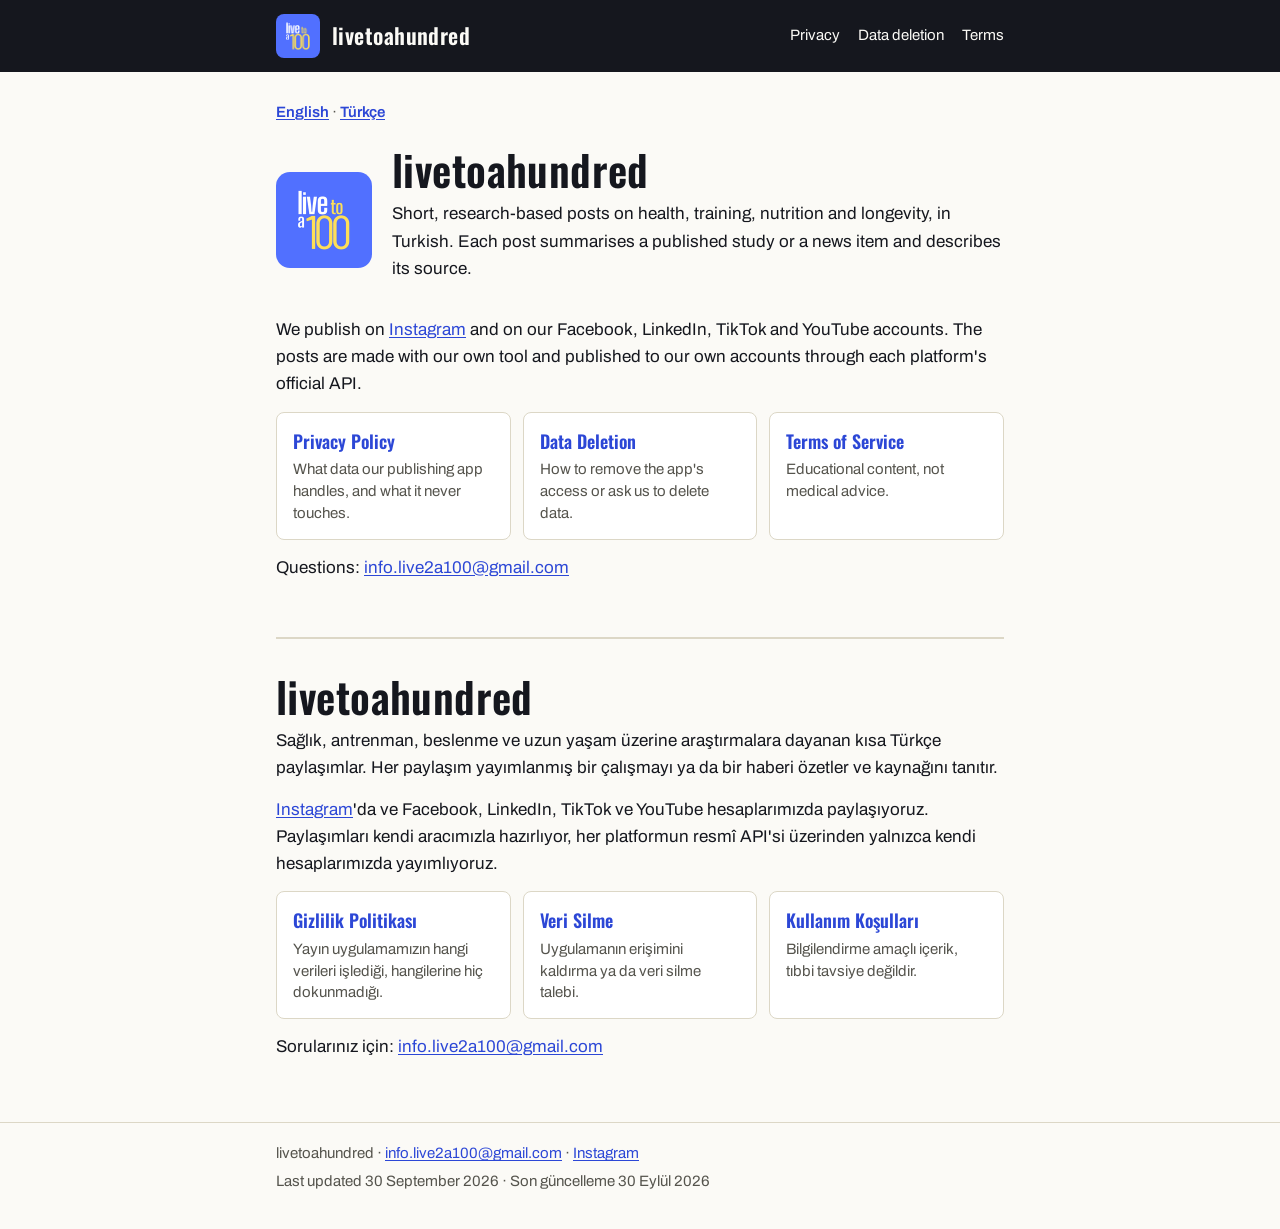
<file: index.html>
<!doctype html>
<html lang="en">
<head>
<meta charset="utf-8">
<meta name="viewport" content="width=device-width, initial-scale=1">
<title>livetoahundred</title>
<meta name="description" content="livetoahundred: research-based health and longevity posts. Privacy policy, data deletion and terms.">
<meta name="color-scheme" content="light dark">
<link rel="icon" type="image/png" sizes="32x32" href="assets/favicon-32.png">
<link rel="apple-touch-icon" href="assets/apple-touch-icon.png">
<link rel="stylesheet" href="assets/style.css">
</head>
<body>
<header class="site">
  <div class="inner">
    <a class="brand" href="./"><img src="assets/logo-192.png" alt="" width="44" height="44"><span>livetoahundred</span></a>
    <nav aria-label="Site"><a href="privacy/">Privacy</a> <a href="data-deletion/">Data deletion</a> <a href="terms/">Terms</a></nav>
  </div>
</header>
<main>
<p class="lang"><a href="#en">English</a> · <a href="#tr">Türkçe</a></p>

<article id="en" lang="en">
  <div class="hero">
    <img src="assets/logo-192.png" alt="livetoahundred logo" width="96" height="96">
    <div>
      <h1>livetoahundred</h1>
      <p>Short, research-based posts on health, training, nutrition and longevity, in Turkish. Each post summarises a published study or a news item and describes its source.</p>
    </div>
  </div>
  <p>We publish on <a href="https://www.instagram.com/livetoahundred/">Instagram</a> and on our Facebook, LinkedIn, TikTok and YouTube accounts. The posts are made with our own tool and published to our own accounts through each platform's official API.</p>
  <ul class="cards">
    <li><a href="privacy/"><strong>Privacy Policy</strong><span>What data our publishing app handles, and what it never touches.</span></a></li>
    <li><a href="data-deletion/"><strong>Data Deletion</strong><span>How to remove the app's access or ask us to delete data.</span></a></li>
    <li><a href="terms/"><strong>Terms of Service</strong><span>Educational content, not medical advice.</span></a></li>
  </ul>
  <p>Questions: <a href="mailto:info.live2a100@gmail.com">info.live2a100@gmail.com</a></p>
</article>

<article id="tr" lang="tr">
  <h1>livetoahundred</h1>
  <p>Sağlık, antrenman, beslenme ve uzun yaşam üzerine araştırmalara dayanan kısa Türkçe paylaşımlar. Her paylaşım yayımlanmış bir çalışmayı ya da bir haberi özetler ve kaynağını tanıtır.</p>
  <p><a href="https://www.instagram.com/livetoahundred/">Instagram</a>'da ve Facebook, LinkedIn, TikTok ve YouTube hesaplarımızda paylaşıyoruz. Paylaşımları kendi aracımızla hazırlıyor, her platformun resmî API'si üzerinden yalnızca kendi hesaplarımızda yayımlıyoruz.</p>
  <ul class="cards">
    <li><a href="privacy/#tr"><strong>Gizlilik Politikası</strong><span>Yayın uygulamamızın hangi verileri işlediği, hangilerine hiç dokunmadığı.</span></a></li>
    <li><a href="data-deletion/#tr"><strong>Veri Silme</strong><span>Uygulamanın erişimini kaldırma ya da veri silme talebi.</span></a></li>
    <li><a href="terms/#tr"><strong>Kullanım Koşulları</strong><span>Bilgilendirme amaçlı içerik, tıbbi tavsiye değildir.</span></a></li>
  </ul>
  <p>Sorularınız için: <a href="mailto:info.live2a100@gmail.com">info.live2a100@gmail.com</a></p>
</article>
</main>
<footer>
  <div class="inner">
    <p>livetoahundred · <a href="mailto:info.live2a100@gmail.com">info.live2a100@gmail.com</a> · <a href="https://www.instagram.com/livetoahundred/">Instagram</a></p>
    <p>Last updated 30 September 2026 · Son güncelleme 30 Eylül 2026</p>
  </div>
</footer>
</body>
</html>
</file>
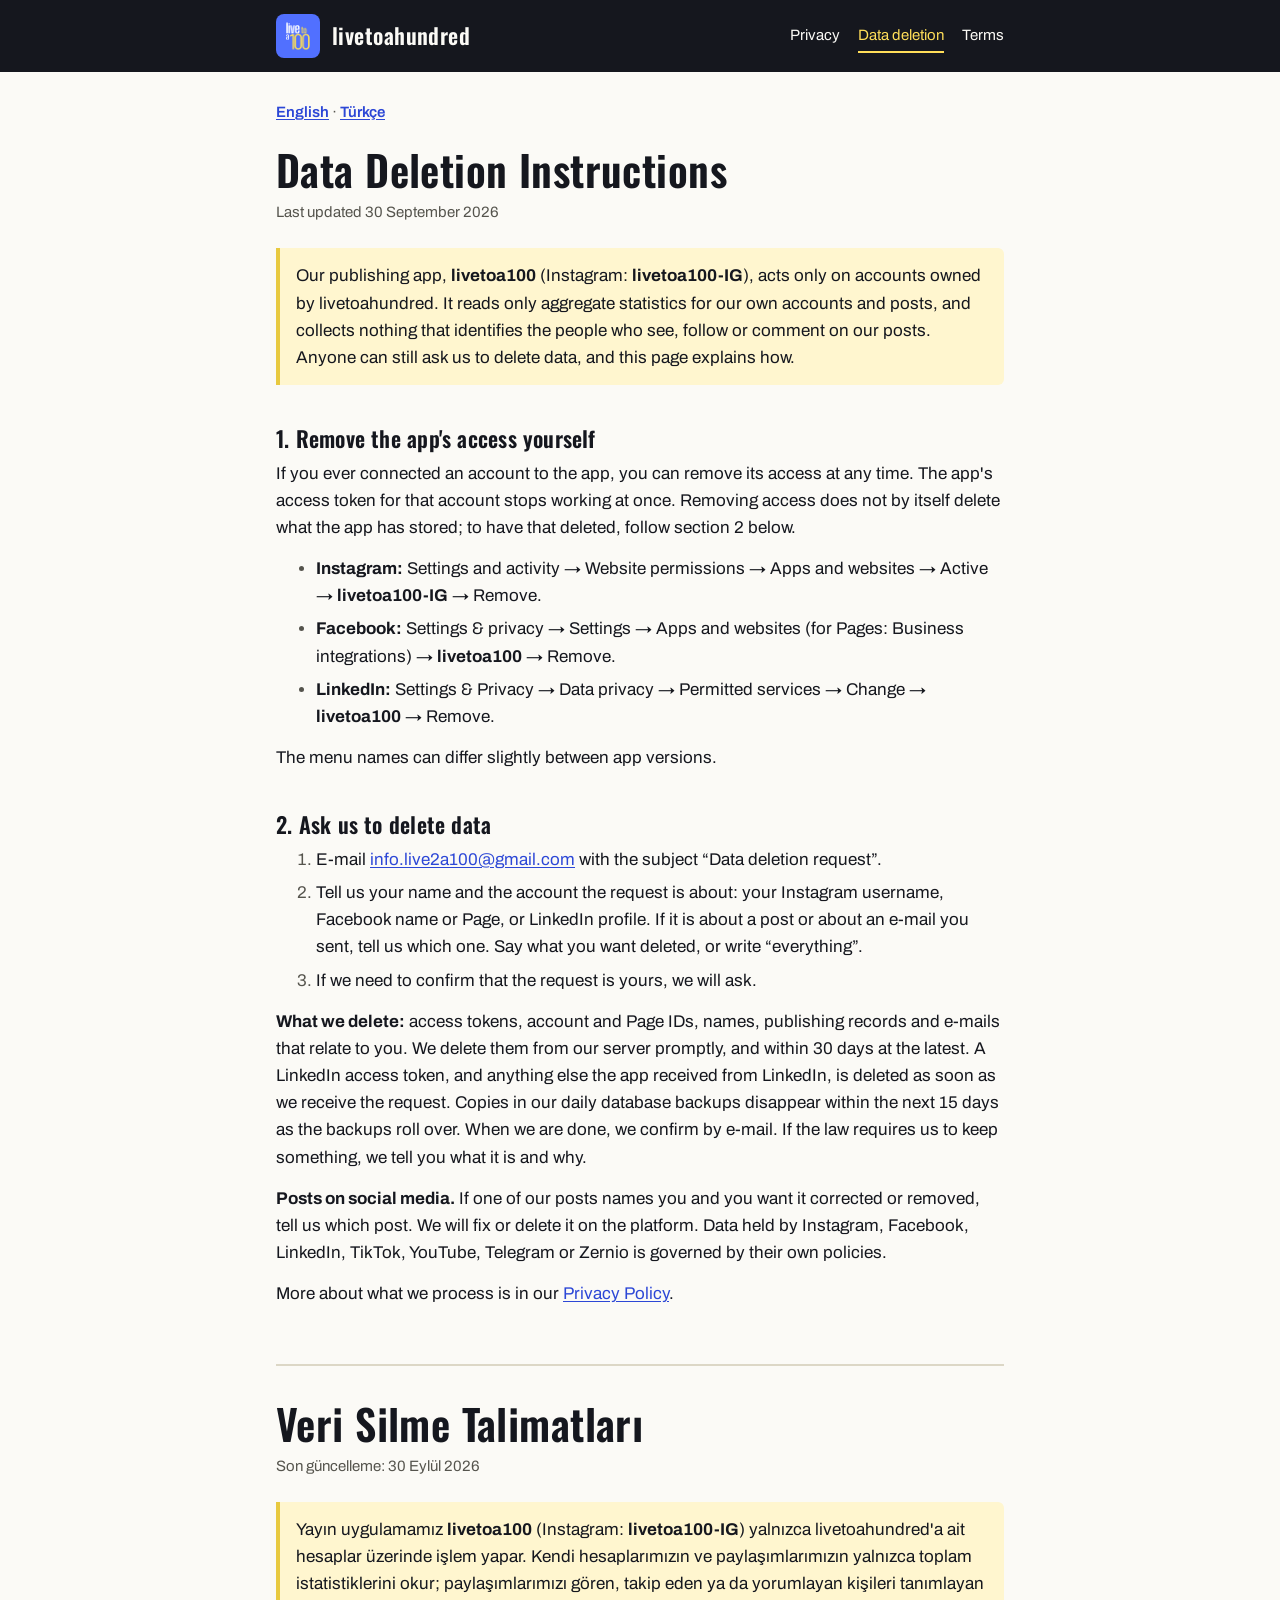
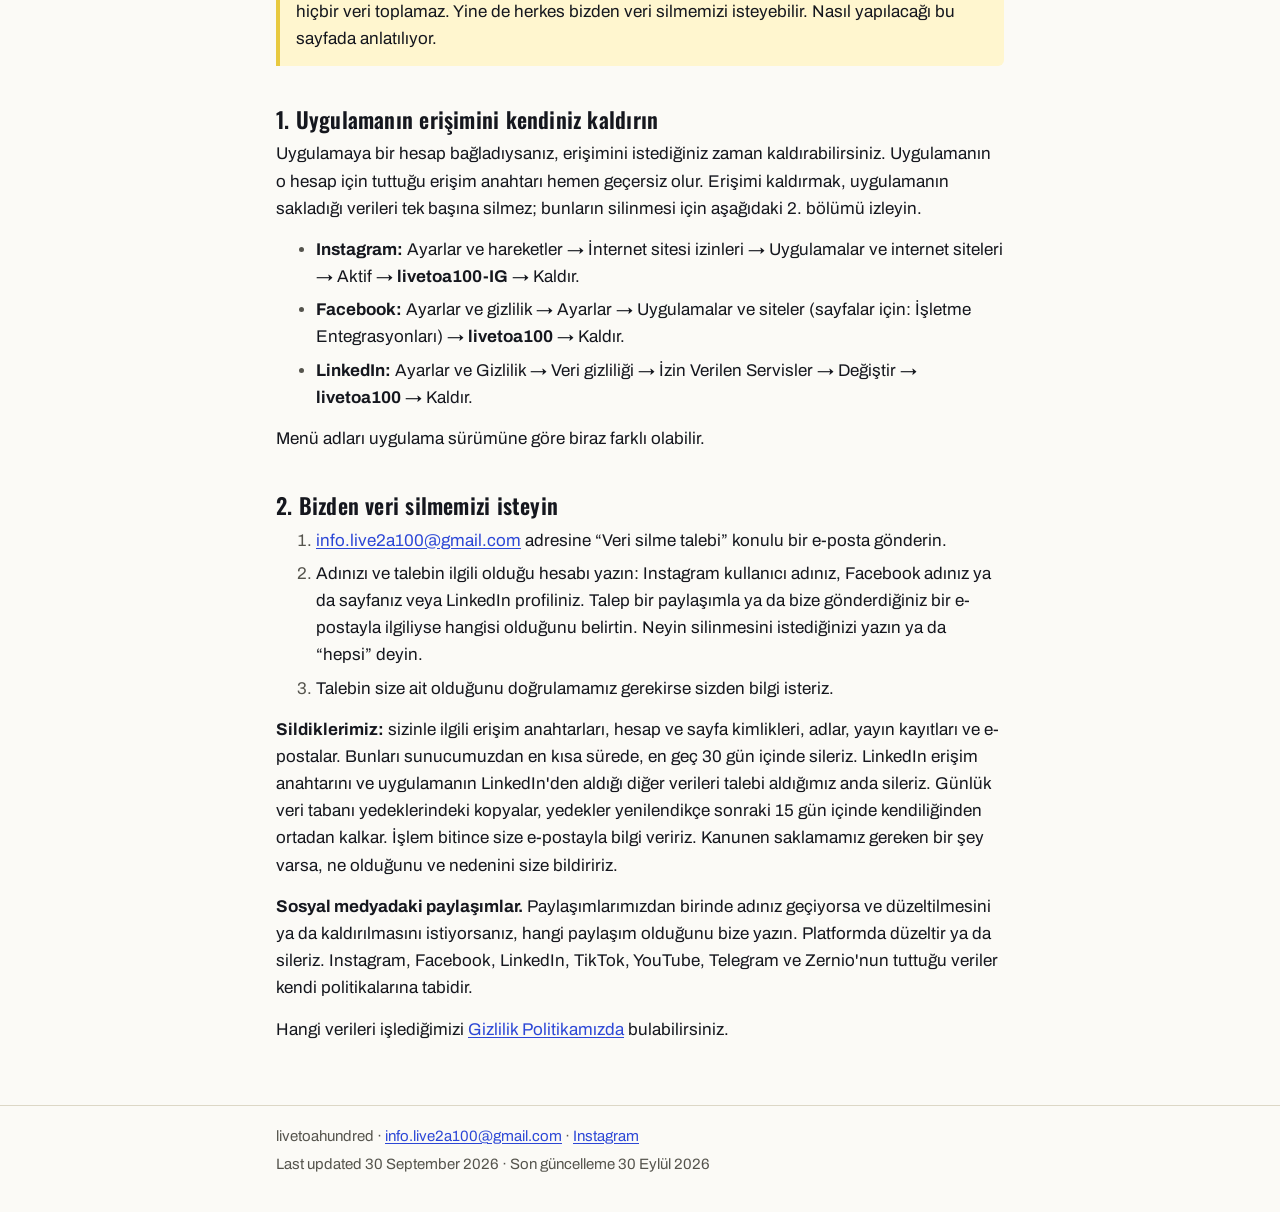
<file: data-deletion/index.html>
<!doctype html>
<html lang="en">
<head>
<meta charset="utf-8">
<meta name="viewport" content="width=device-width, initial-scale=1">
<title>Data Deletion · livetoahundred</title>
<meta name="description" content="How to ask livetoahundred to delete data, and how to remove the app's access.">
<meta name="color-scheme" content="light dark">
<link rel="icon" type="image/png" sizes="32x32" href="../assets/favicon-32.png">
<link rel="apple-touch-icon" href="../assets/apple-touch-icon.png">
<link rel="stylesheet" href="../assets/style.css">
</head>
<body>
<header class="site">
  <div class="inner">
    <a class="brand" href="../"><img src="../assets/logo-192.png" alt="" width="44" height="44"><span>livetoahundred</span></a>
    <nav aria-label="Site"><a href="../privacy/">Privacy</a> <a href="../data-deletion/" aria-current="page">Data deletion</a> <a href="../terms/">Terms</a></nav>
  </div>
</header>
<main>
<p class="lang"><a href="#en">English</a> · <a href="#tr">Türkçe</a></p>

<article id="en" lang="en">
<h1>Data Deletion Instructions</h1>
<p class="updated">Last updated 30 September 2026</p>

<div class="note">
  <p>Our publishing app, <b>livetoa100</b> (Instagram: <b>livetoa100-IG</b>), acts only on accounts owned by livetoahundred. It reads only aggregate statistics for our own accounts and posts, and collects nothing that identifies the people who see, follow or comment on our posts. Anyone can still ask us to delete data, and this page explains how.</p>
</div>

<h2 id="remove">1. Remove the app's access yourself</h2>
<p>If you ever connected an account to the app, you can remove its access at any time. The app's access token for that account stops working at once. Removing access does not by itself delete what the app has stored; to have that deleted, follow section 2 below.</p>
<ul>
  <li><b>Instagram:</b> Settings and activity → Website permissions → Apps and websites → Active → <b>livetoa100-IG</b> → Remove.</li>
  <li><b>Facebook:</b> Settings &amp; privacy → Settings → Apps and websites (for Pages: Business integrations) → <b>livetoa100</b> → Remove.</li>
  <li><b>LinkedIn:</b> Settings &amp; Privacy → Data privacy → Permitted services → Change → <b>livetoa100</b> → Remove.</li>
</ul>
<p>The menu names can differ slightly between app versions.</p>

<h2 id="request">2. Ask us to delete data</h2>
<ol>
  <li>E-mail <a href="mailto:info.live2a100@gmail.com?subject=Data%20deletion%20request">info.live2a100@gmail.com</a> with the subject “Data deletion request”.</li>
  <li>Tell us your name and the account the request is about: your Instagram username, Facebook name or Page, or LinkedIn profile. If it is about a post or about an e-mail you sent, tell us which one. Say what you want deleted, or write “everything”.</li>
  <li>If we need to confirm that the request is yours, we will ask.</li>
</ol>
<p><b>What we delete:</b> access tokens, account and Page IDs, names, publishing records and e-mails that relate to you. We delete them from our server promptly, and within 30 days at the latest. A LinkedIn access token, and anything else the app received from LinkedIn, is deleted as soon as we receive the request. Copies in our daily database backups disappear within the next 15 days as the backups roll over. When we are done, we confirm by e-mail. If the law requires us to keep something, we tell you what it is and why.</p>
<p><b>Posts on social media.</b> If one of our posts names you and you want it corrected or removed, tell us which post. We will fix or delete it on the platform. Data held by Instagram, Facebook, LinkedIn, TikTok, YouTube, Telegram or Zernio is governed by their own policies.</p>
<p>More about what we process is in our <a href="../privacy/">Privacy Policy</a>.</p>
</article>

<article id="tr" lang="tr">
<h1>Veri Silme Talimatları</h1>
<p class="updated">Son güncelleme: 30 Eylül 2026</p>

<div class="note">
  <p>Yayın uygulamamız <b>livetoa100</b> (Instagram: <b>livetoa100-IG</b>) yalnızca livetoahundred'a ait hesaplar üzerinde işlem yapar. Kendi hesaplarımızın ve paylaşımlarımızın yalnızca toplam istatistiklerini okur; paylaşımlarımızı gören, takip eden ya da yorumlayan kişileri tanımlayan hiçbir veri toplamaz. Yine de herkes bizden veri silmemizi isteyebilir. Nasıl yapılacağı bu sayfada anlatılıyor.</p>
</div>

<h2 id="tr-remove">1. Uygulamanın erişimini kendiniz kaldırın</h2>
<p>Uygulamaya bir hesap bağladıysanız, erişimini istediğiniz zaman kaldırabilirsiniz. Uygulamanın o hesap için tuttuğu erişim anahtarı hemen geçersiz olur. Erişimi kaldırmak, uygulamanın sakladığı verileri tek başına silmez; bunların silinmesi için aşağıdaki 2. bölümü izleyin.</p>
<ul>
  <li><b>Instagram:</b> Ayarlar ve hareketler → İnternet sitesi izinleri → Uygulamalar ve internet siteleri → Aktif → <b>livetoa100-IG</b> → Kaldır.</li>
  <li><b>Facebook:</b> Ayarlar ve gizlilik → Ayarlar → Uygulamalar ve siteler (sayfalar için: İşletme Entegrasyonları) → <b>livetoa100</b> → Kaldır.</li>
  <li><b>LinkedIn:</b> Ayarlar ve Gizlilik → Veri gizliliği → İzin Verilen Servisler → Değiştir → <b>livetoa100</b> → Kaldır.</li>
</ul>
<p>Menü adları uygulama sürümüne göre biraz farklı olabilir.</p>

<h2 id="tr-request">2. Bizden veri silmemizi isteyin</h2>
<ol>
  <li><a href="mailto:info.live2a100@gmail.com?subject=Veri%20silme%20talebi">info.live2a100@gmail.com</a> adresine “Veri silme talebi” konulu bir e-posta gönderin.</li>
  <li>Adınızı ve talebin ilgili olduğu hesabı yazın: Instagram kullanıcı adınız, Facebook adınız ya da sayfanız veya LinkedIn profiliniz. Talep bir paylaşımla ya da bize gönderdiğiniz bir e-postayla ilgiliyse hangisi olduğunu belirtin. Neyin silinmesini istediğinizi yazın ya da “hepsi” deyin.</li>
  <li>Talebin size ait olduğunu doğrulamamız gerekirse sizden bilgi isteriz.</li>
</ol>
<p><b>Sildiklerimiz:</b> sizinle ilgili erişim anahtarları, hesap ve sayfa kimlikleri, adlar, yayın kayıtları ve e-postalar. Bunları sunucumuzdan en kısa sürede, en geç 30 gün içinde sileriz. LinkedIn erişim anahtarını ve uygulamanın LinkedIn'den aldığı diğer verileri talebi aldığımız anda sileriz. Günlük veri tabanı yedeklerindeki kopyalar, yedekler yenilendikçe sonraki 15 gün içinde kendiliğinden ortadan kalkar. İşlem bitince size e-postayla bilgi veririz. Kanunen saklamamız gereken bir şey varsa, ne olduğunu ve nedenini size bildiririz.</p>
<p><b>Sosyal medyadaki paylaşımlar.</b> Paylaşımlarımızdan birinde adınız geçiyorsa ve düzeltilmesini ya da kaldırılmasını istiyorsanız, hangi paylaşım olduğunu bize yazın. Platformda düzeltir ya da sileriz. Instagram, Facebook, LinkedIn, TikTok, YouTube, Telegram ve Zernio'nun tuttuğu veriler kendi politikalarına tabidir.</p>
<p>Hangi verileri işlediğimizi <a href="../privacy/#tr">Gizlilik Politikamızda</a> bulabilirsiniz.</p>
</article>
</main>
<footer>
  <div class="inner">
    <p>livetoahundred · <a href="mailto:info.live2a100@gmail.com">info.live2a100@gmail.com</a> · <a href="https://www.instagram.com/livetoahundred/">Instagram</a></p>
    <p>Last updated 30 September 2026 · Son güncelleme 30 Eylül 2026</p>
  </div>
</footer>
</body>
</html>
</file>
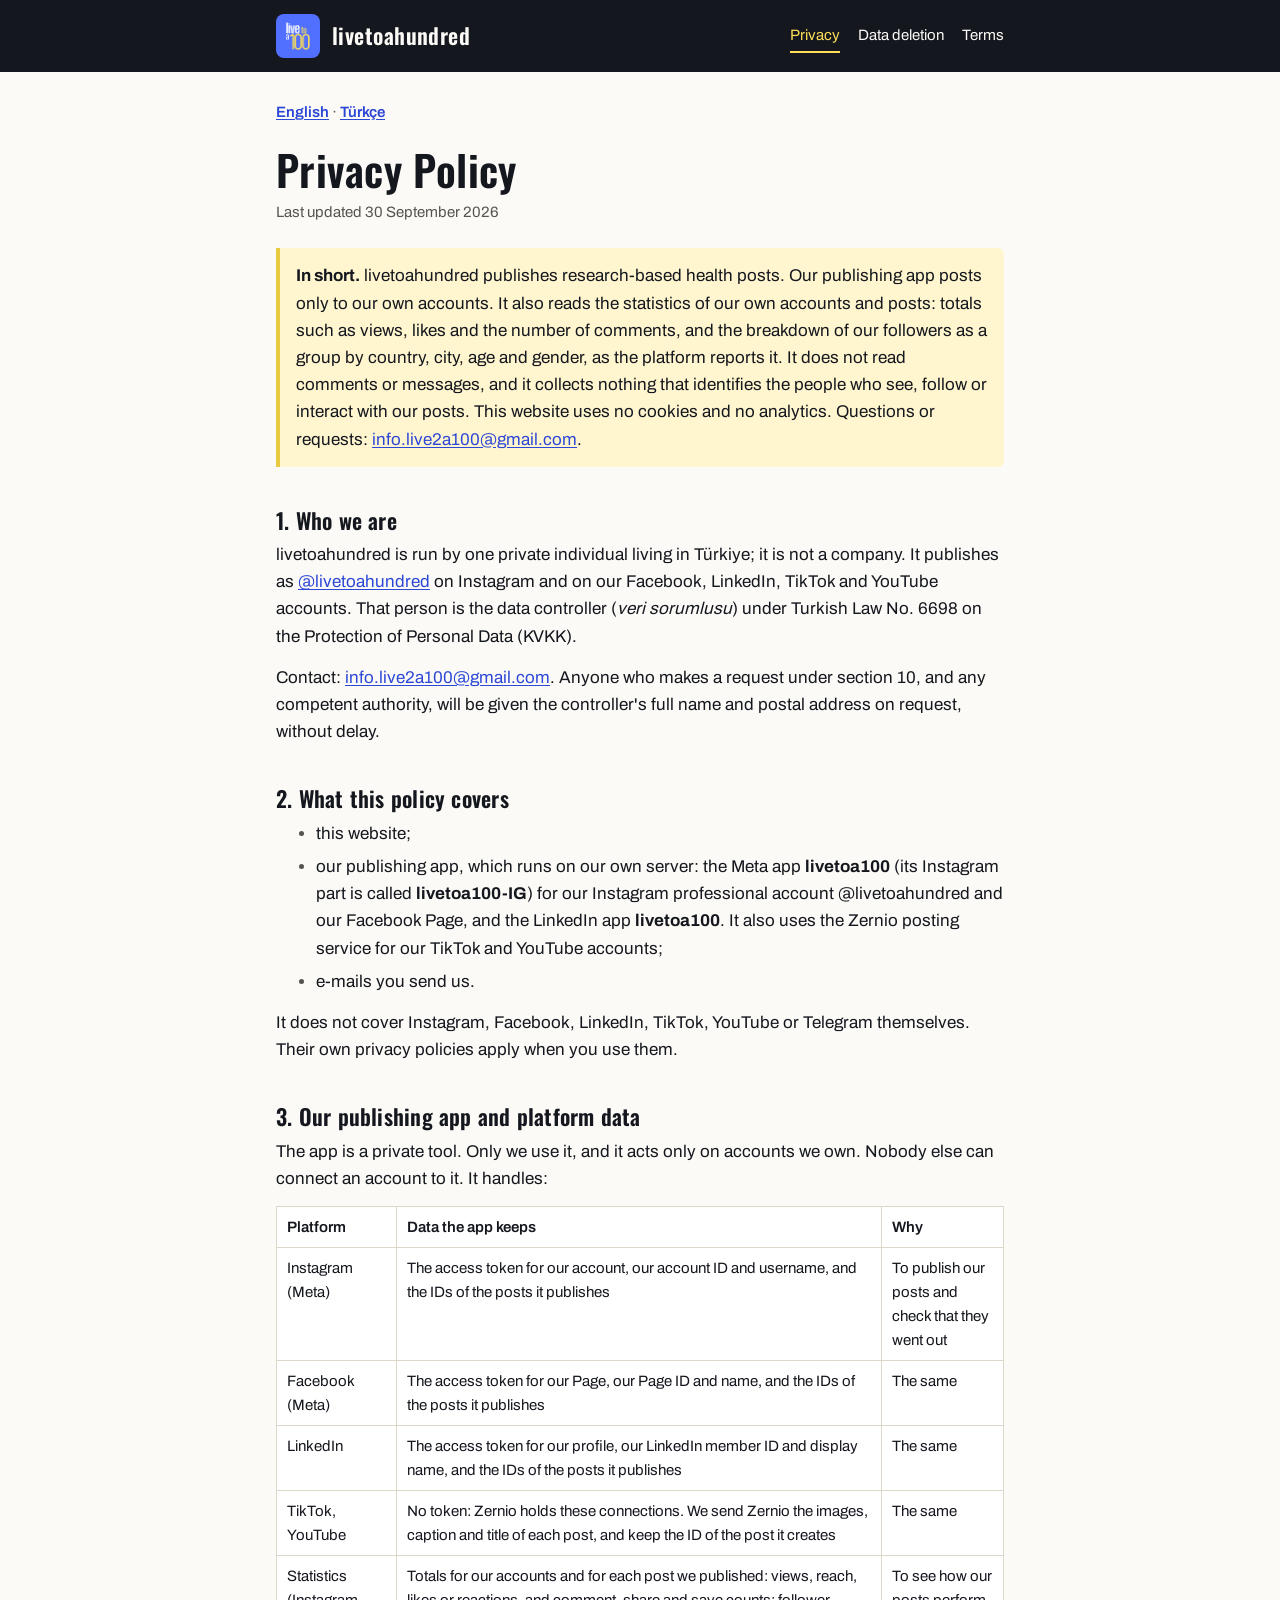
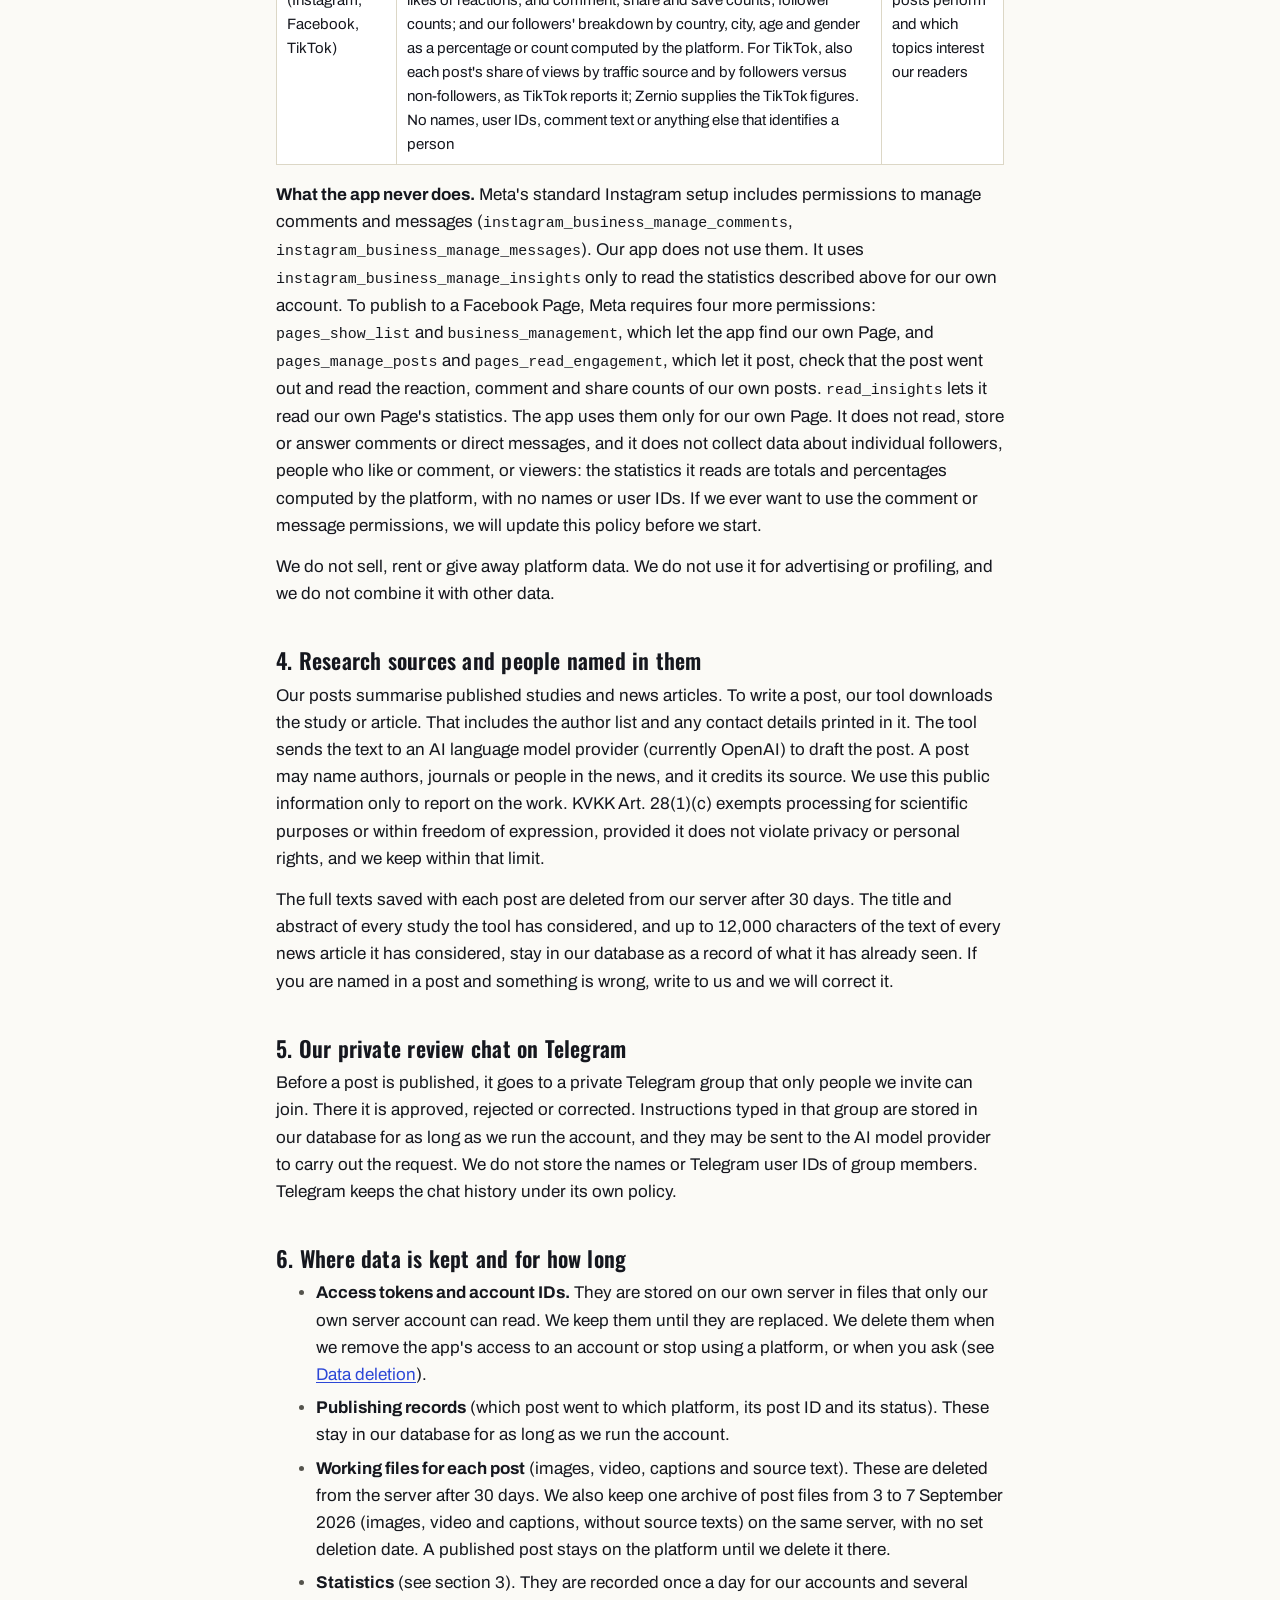
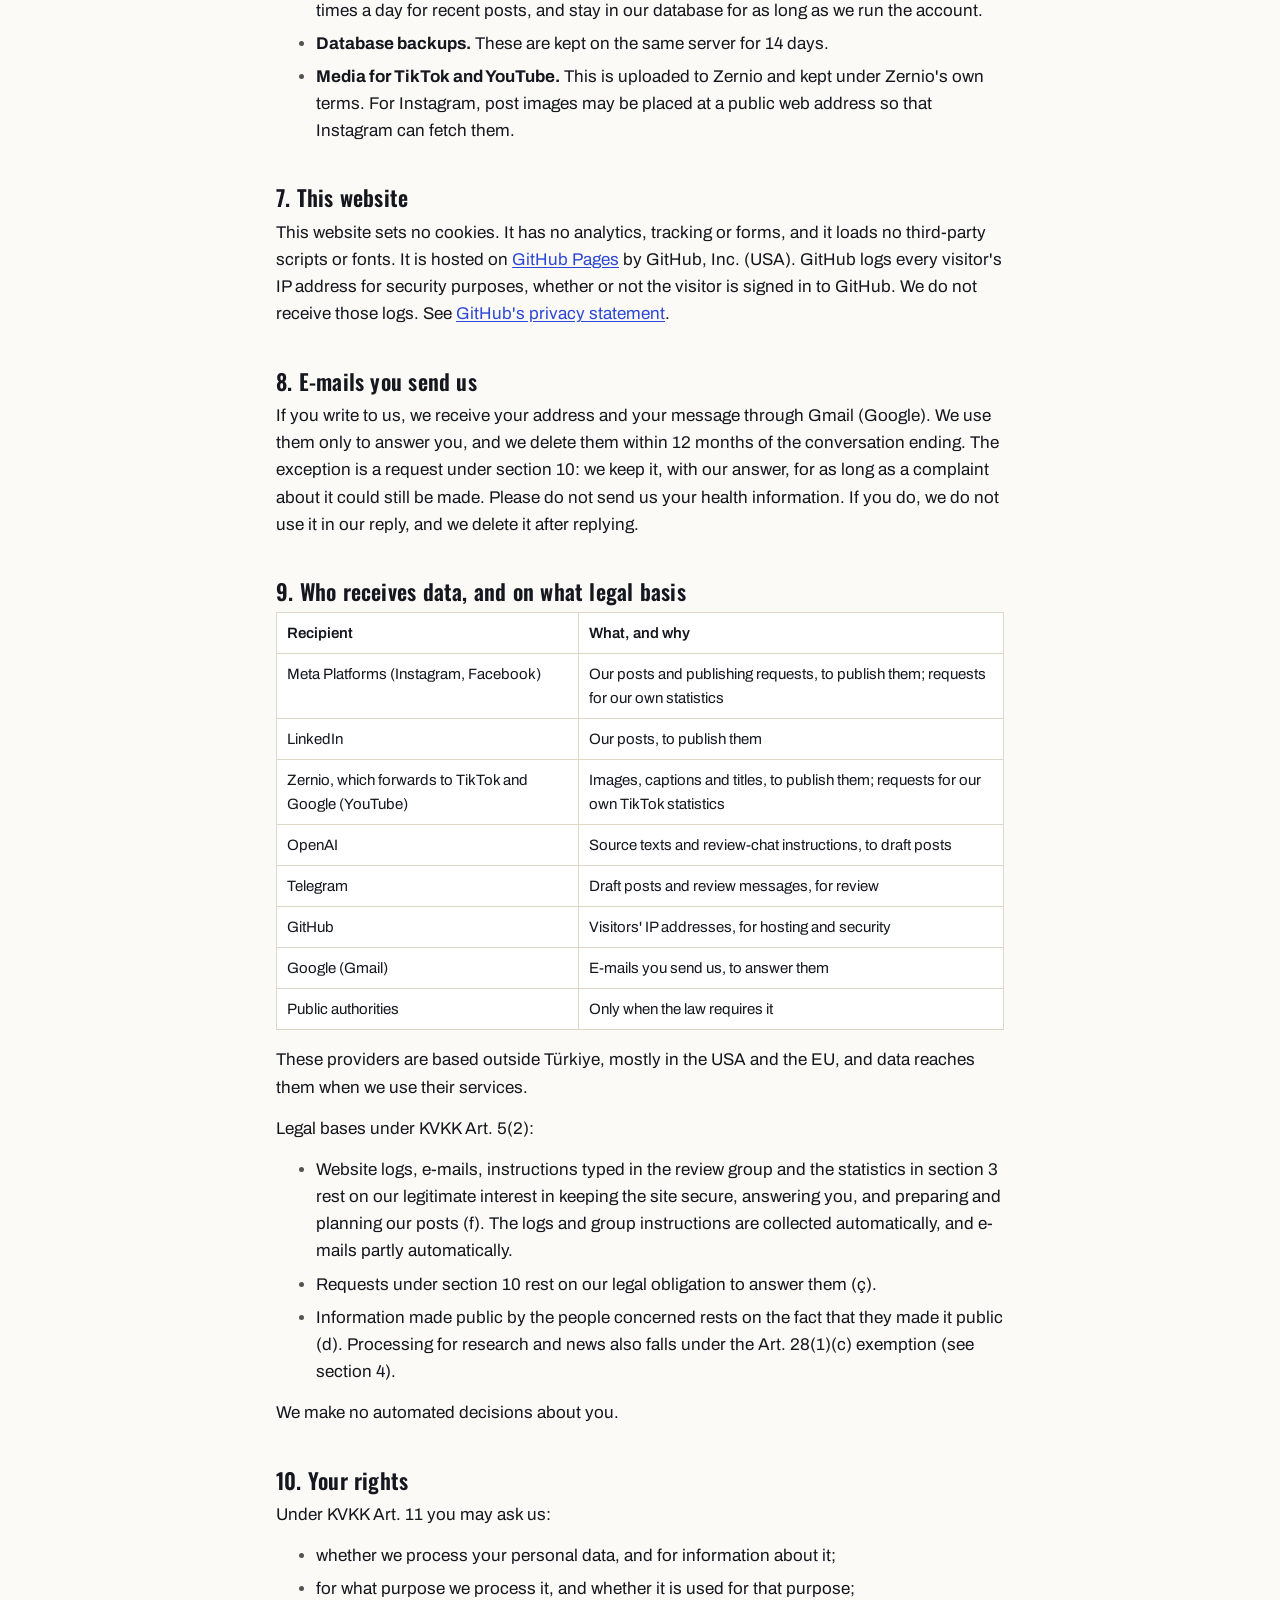
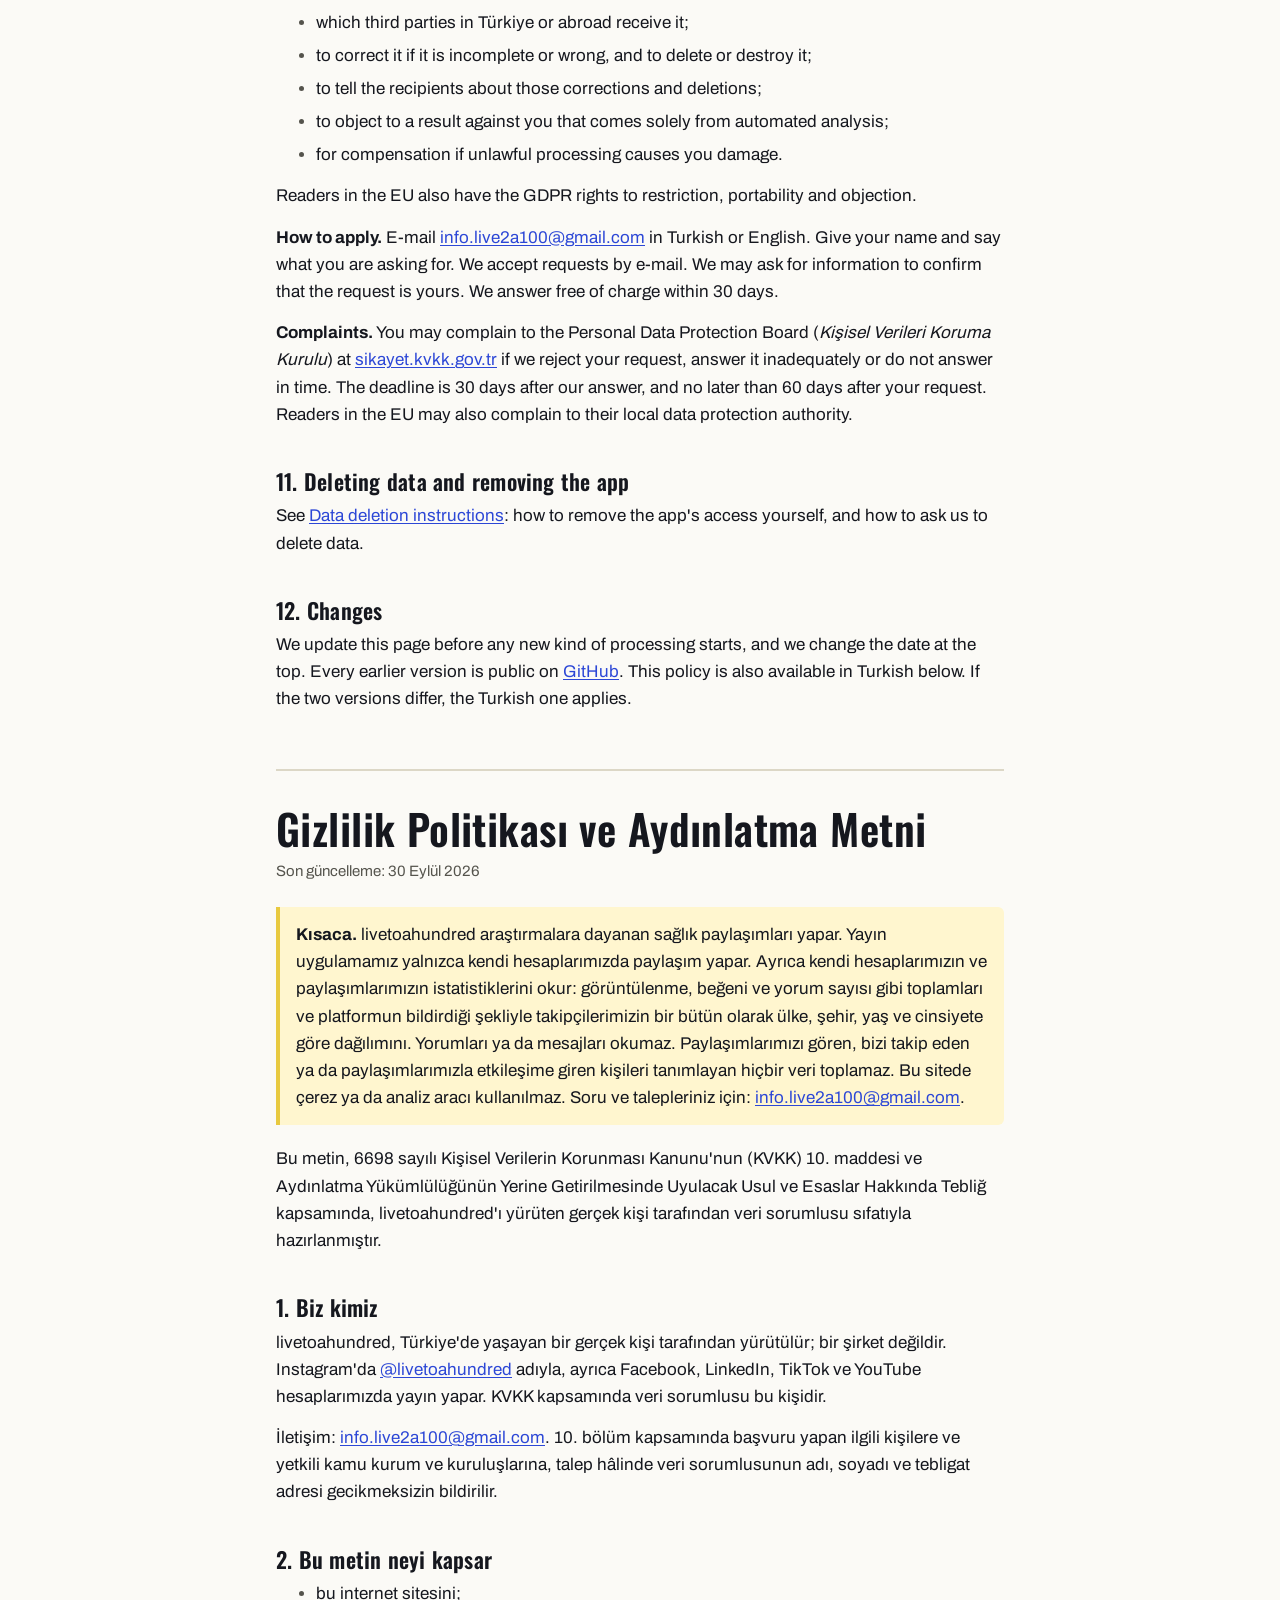
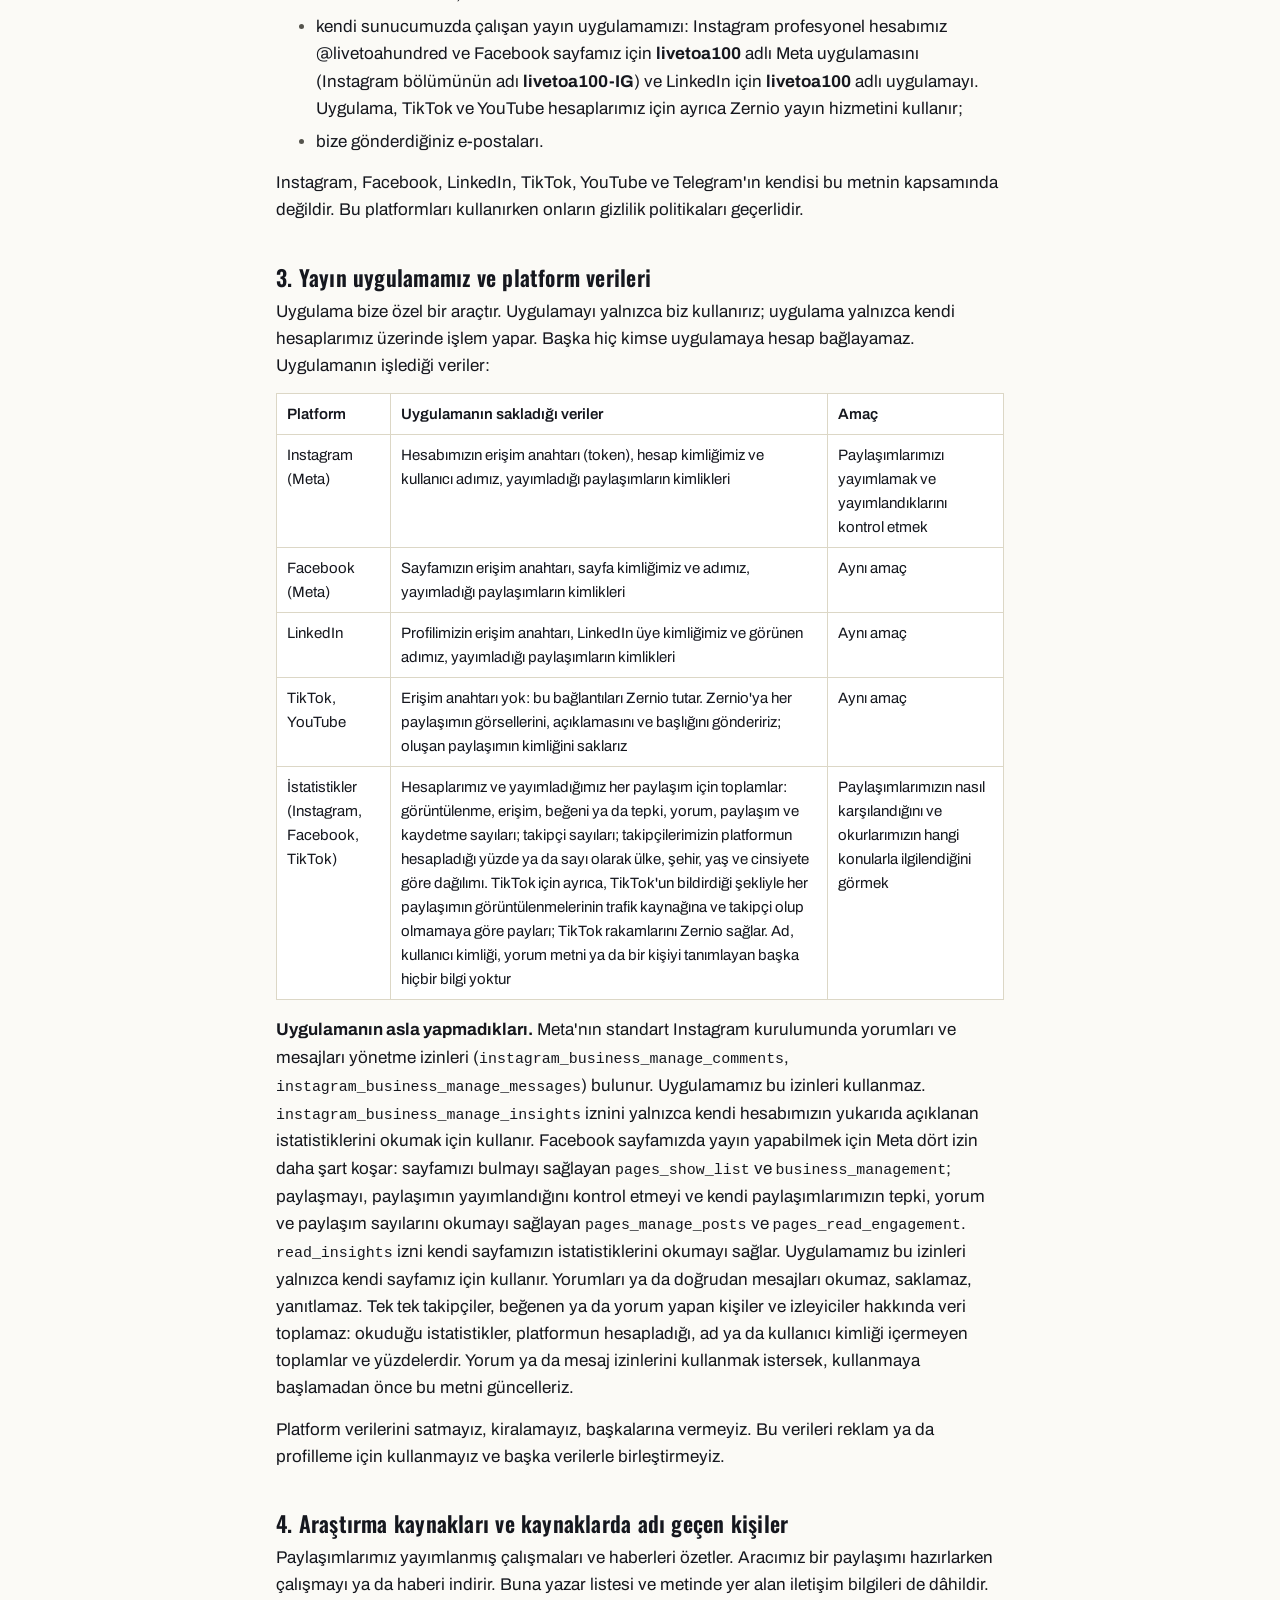
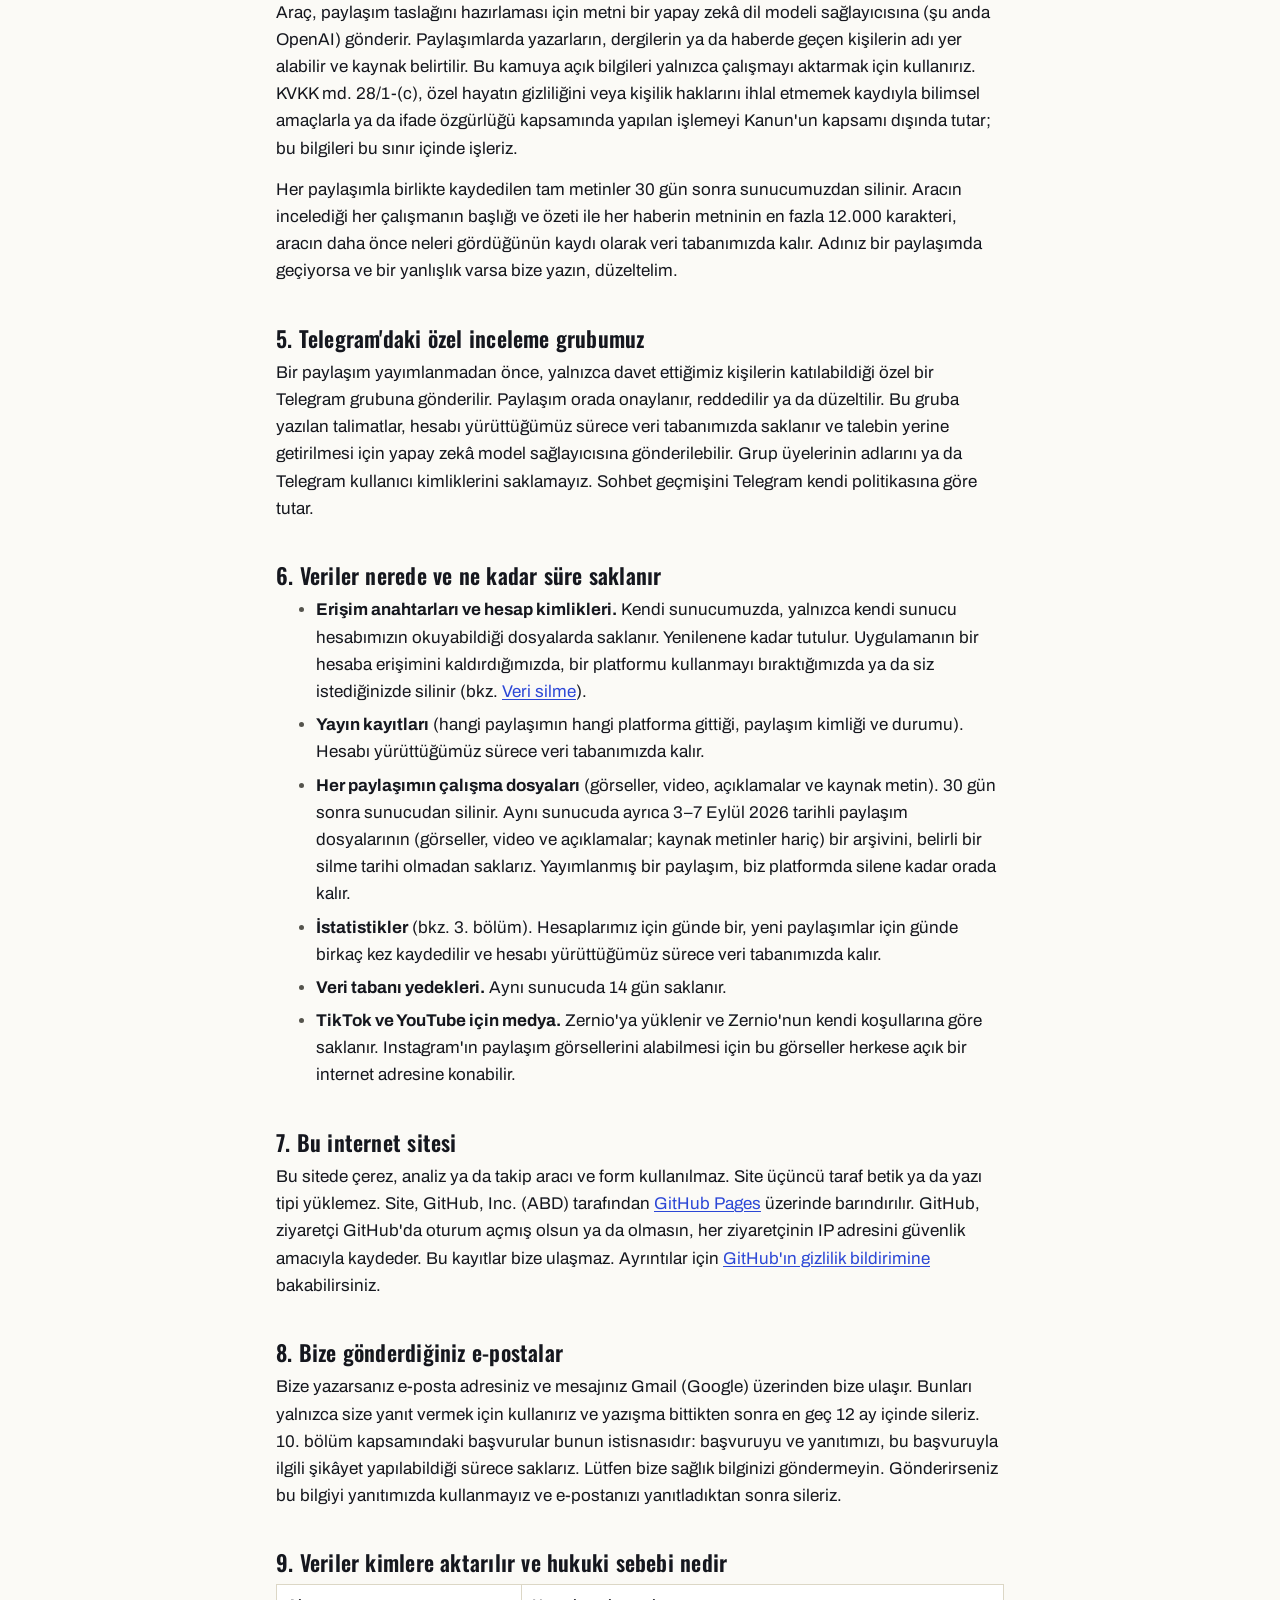
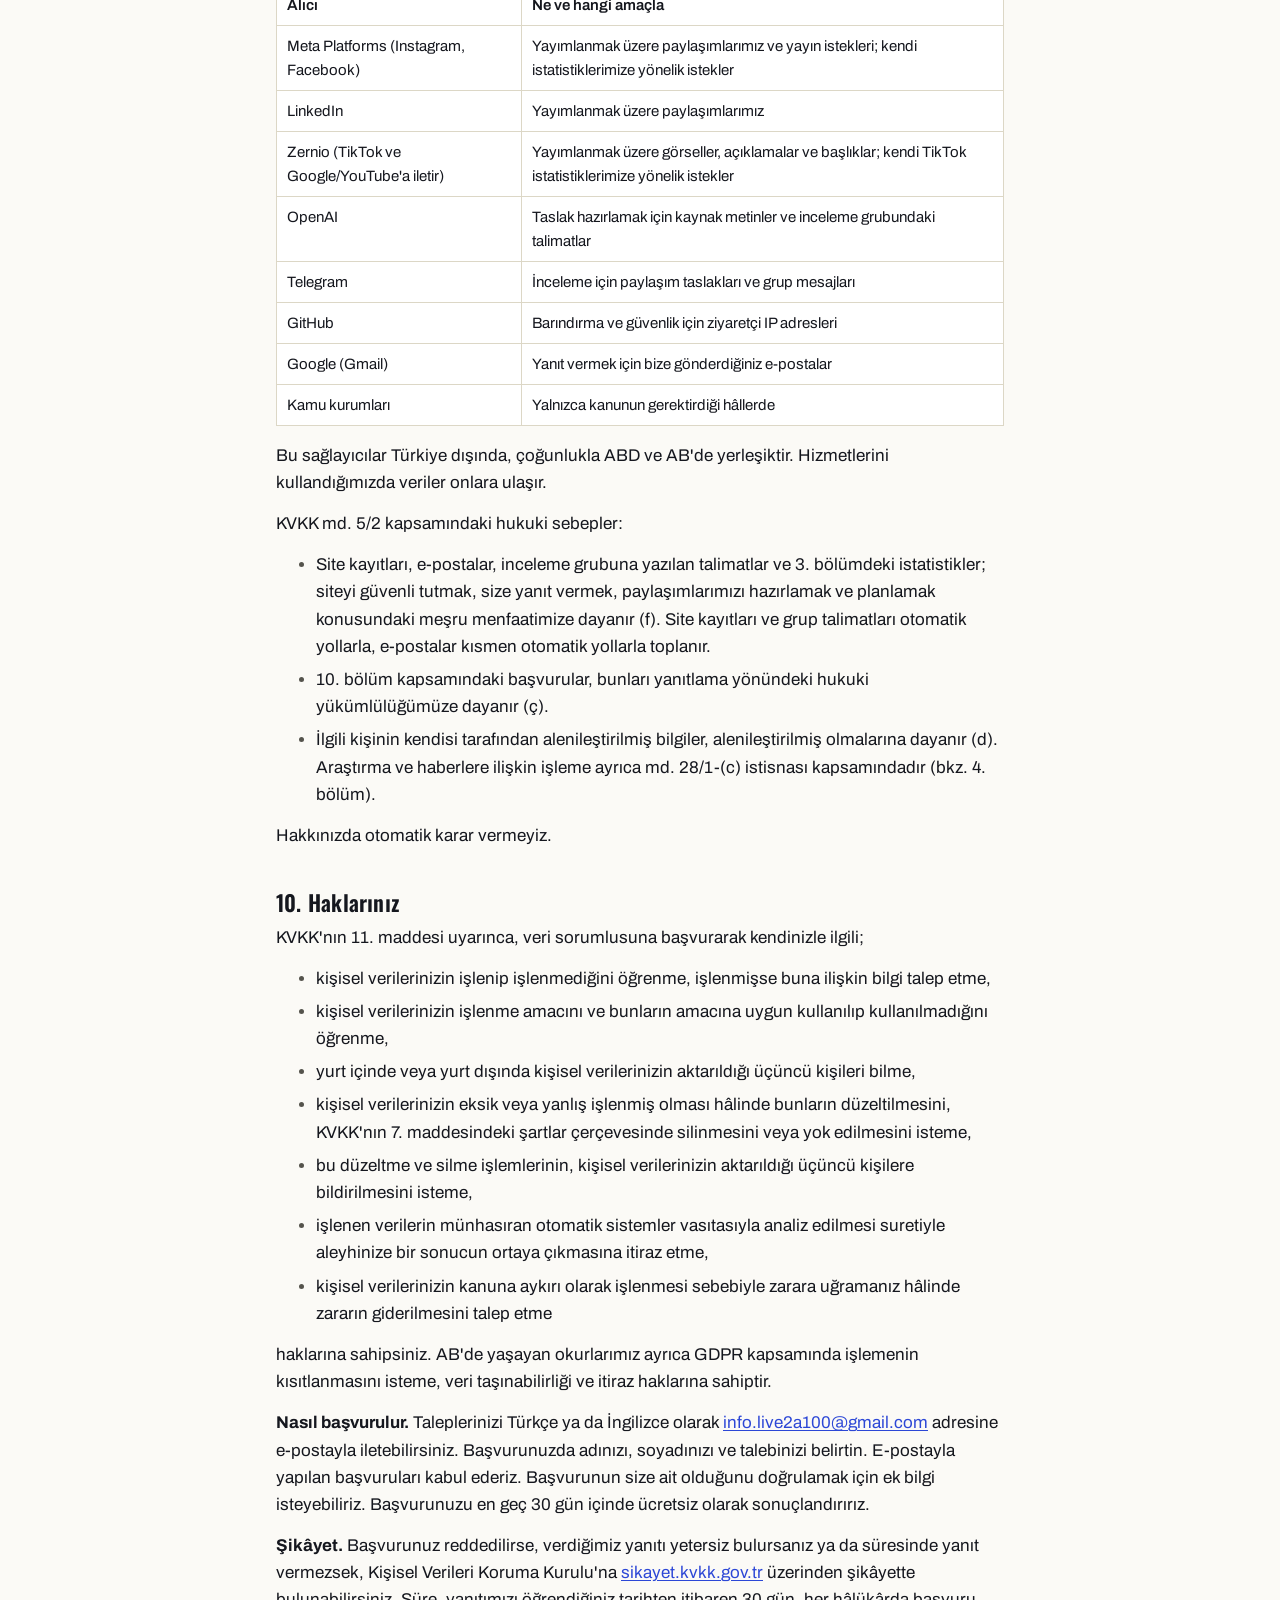
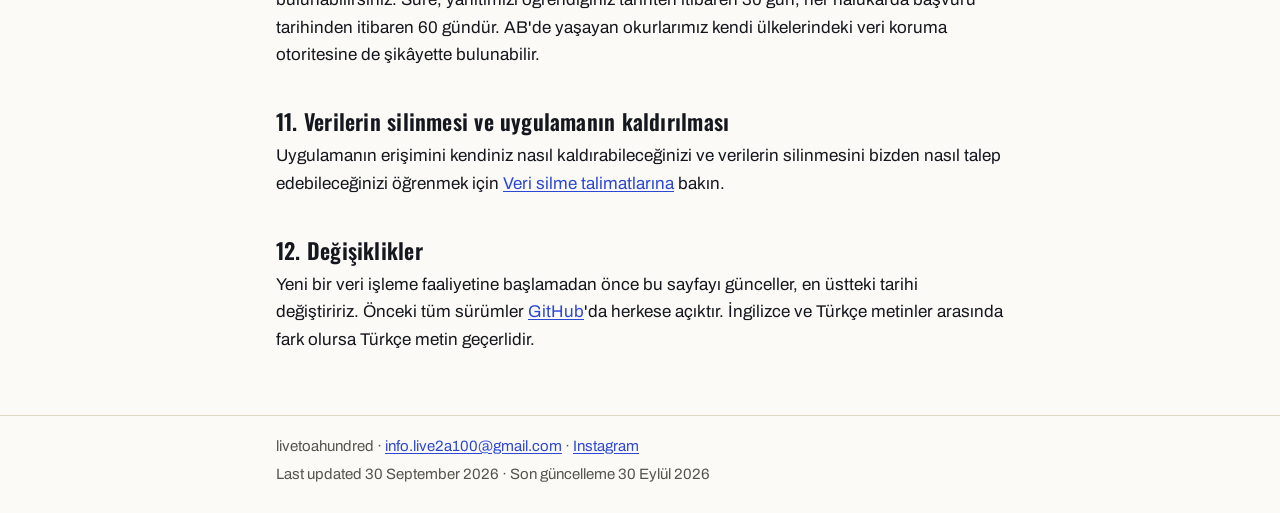
<file: privacy/index.html>
<!doctype html>
<html lang="en">
<head>
<meta charset="utf-8">
<meta name="viewport" content="width=device-width, initial-scale=1">
<title>Privacy Policy · livetoahundred</title>
<meta name="description" content="How livetoahundred and its publishing app handle data.">
<meta name="color-scheme" content="light dark">
<link rel="icon" type="image/png" sizes="32x32" href="../assets/favicon-32.png">
<link rel="apple-touch-icon" href="../assets/apple-touch-icon.png">
<link rel="stylesheet" href="../assets/style.css">
</head>
<body>
<header class="site">
  <div class="inner">
    <a class="brand" href="../"><img src="../assets/logo-192.png" alt="" width="44" height="44"><span>livetoahundred</span></a>
    <nav aria-label="Site"><a href="../privacy/" aria-current="page">Privacy</a> <a href="../data-deletion/">Data deletion</a> <a href="../terms/">Terms</a></nav>
  </div>
</header>
<main>
<p class="lang"><a href="#en">English</a> · <a href="#tr">Türkçe</a></p>

<article id="en" lang="en">
<h1>Privacy Policy</h1>
<p class="updated">Last updated 30 September 2026</p>

<div class="note">
  <p><strong>In short.</strong> livetoahundred publishes research-based health posts. Our publishing app posts only to our own accounts. It also reads the statistics of our own accounts and posts: totals such as views, likes and the number of comments, and the breakdown of our followers as a group by country, city, age and gender, as the platform reports it. It does not read comments or messages, and it collects nothing that identifies the people who see, follow or interact with our posts. This website uses no cookies and no analytics. Questions or requests: <a href="mailto:info.live2a100@gmail.com">info.live2a100@gmail.com</a>.</p>
</div>

<h2 id="who">1. Who we are</h2>
<p>livetoahundred is run by one private individual living in Türkiye; it is not a company. It publishes as <a href="https://www.instagram.com/livetoahundred/">@livetoahundred</a> on Instagram and on our Facebook, LinkedIn, TikTok and YouTube accounts. That person is the data controller (<i>veri sorumlusu</i>) under Turkish Law No. 6698 on the Protection of Personal Data (KVKK).</p>
<p>Contact: <a href="mailto:info.live2a100@gmail.com">info.live2a100@gmail.com</a>. Anyone who makes a request under section 10, and any competent authority, will be given the controller's full name and postal address on request, without delay.</p>

<h2 id="scope">2. What this policy covers</h2>
<ul>
  <li>this website;</li>
  <li>our publishing app, which runs on our own server: the Meta app <b>livetoa100</b> (its Instagram part is called <b>livetoa100-IG</b>) for our Instagram professional account @livetoahundred and our Facebook Page, and the LinkedIn app <b>livetoa100</b>. It also uses the Zernio posting service for our TikTok and YouTube accounts;</li>
  <li>e-mails you send us.</li>
</ul>
<p>It does not cover Instagram, Facebook, LinkedIn, TikTok, YouTube or Telegram themselves. Their own privacy policies apply when you use them.</p>

<h2 id="app">3. Our publishing app and platform data</h2>
<p>The app is a private tool. Only we use it, and it acts only on accounts we own. Nobody else can connect an account to it. It handles:</p>
<div class="table-wrap"><table>
  <thead><tr><th>Platform</th><th>Data the app keeps</th><th>Why</th></tr></thead>
  <tbody>
    <tr><td>Instagram (Meta)</td><td>The access token for our account, our account ID and username, and the IDs of the posts it publishes</td><td>To publish our posts and check that they went out</td></tr>
    <tr><td>Facebook (Meta)</td><td>The access token for our Page, our Page ID and name, and the IDs of the posts it publishes</td><td>The same</td></tr>
    <tr><td>LinkedIn</td><td>The access token for our profile, our LinkedIn member ID and display name, and the IDs of the posts it publishes</td><td>The same</td></tr>
    <tr><td>TikTok, YouTube</td><td>No token: Zernio holds these connections. We send Zernio the images, caption and title of each post, and keep the ID of the post it creates</td><td>The same</td></tr>
    <tr><td>Statistics (Instagram, Facebook, TikTok)</td><td>Totals for our accounts and for each post we published: views, reach, likes or reactions, and comment, share and save counts; follower counts; and our followers' breakdown by country, city, age and gender as a percentage or count computed by the platform. For TikTok, also each post's share of views by traffic source and by followers versus non-followers, as TikTok reports it; Zernio supplies the TikTok figures. No names, user IDs, comment text or anything else that identifies a person</td><td>To see how our posts perform and which topics interest our readers</td></tr>
  </tbody>
</table></div>
<p><b>What the app never does.</b> Meta's standard Instagram setup includes permissions to manage comments and messages (<code>instagram_business_manage_comments</code>, <code>instagram_business_manage_messages</code>). Our app does not use them. It uses <code>instagram_business_manage_insights</code> only to read the statistics described above for our own account. To publish to a Facebook Page, Meta requires four more permissions: <code>pages_show_list</code> and <code>business_management</code>, which let the app find our own Page, and <code>pages_manage_posts</code> and <code>pages_read_engagement</code>, which let it post, check that the post went out and read the reaction, comment and share counts of our own posts. <code>read_insights</code> lets it read our own Page's statistics. The app uses them only for our own Page. It does not read, store or answer comments or direct messages, and it does not collect data about individual followers, people who like or comment, or viewers: the statistics it reads are totals and percentages computed by the platform, with no names or user IDs. If we ever want to use the comment or message permissions, we will update this policy before we start.</p>
<p>We do not sell, rent or give away platform data. We do not use it for advertising or profiling, and we do not combine it with other data.</p>

<h2 id="research">4. Research sources and people named in them</h2>
<p>Our posts summarise published studies and news articles. To write a post, our tool downloads the study or article. That includes the author list and any contact details printed in it. The tool sends the text to an AI language model provider (currently OpenAI) to draft the post. A post may name authors, journals or people in the news, and it credits its source. We use this public information only to report on the work. KVKK Art. 28(1)(c) exempts processing for scientific purposes or within freedom of expression, provided it does not violate privacy or personal rights, and we keep within that limit.</p>
<p>The full texts saved with each post are deleted from our server after 30 days. The title and abstract of every study the tool has considered, and up to 12,000 characters of the text of every news article it has considered, stay in our database as a record of what it has already seen. If you are named in a post and something is wrong, write to us and we will correct it.</p>

<h2 id="telegram">5. Our private review chat on Telegram</h2>
<p>Before a post is published, it goes to a private Telegram group that only people we invite can join. There it is approved, rejected or corrected. Instructions typed in that group are stored in our database for as long as we run the account, and they may be sent to the AI model provider to carry out the request. We do not store the names or Telegram user IDs of group members. Telegram keeps the chat history under its own policy.</p>

<h2 id="retention">6. Where data is kept and for how long</h2>
<ul>
  <li><b>Access tokens and account IDs.</b> They are stored on our own server in files that only our own server account can read. We keep them until they are replaced. We delete them when we remove the app's access to an account or stop using a platform, or when you ask (see <a href="../data-deletion/">Data deletion</a>).</li>
  <li><b>Publishing records</b> (which post went to which platform, its post ID and its status). These stay in our database for as long as we run the account.</li>
  <li><b>Working files for each post</b> (images, video, captions and source text). These are deleted from the server after 30 days. We also keep one archive of post files from 3 to 7 September 2026 (images, video and captions, without source texts) on the same server, with no set deletion date. A published post stays on the platform until we delete it there.</li>
  <li><b>Statistics</b> (see section 3). They are recorded once a day for our accounts and several times a day for recent posts, and stay in our database for as long as we run the account.</li>
  <li><b>Database backups.</b> These are kept on the same server for 14 days.</li>
  <li><b>Media for TikTok and YouTube.</b> This is uploaded to Zernio and kept under Zernio's own terms. For Instagram, post images may be placed at a public web address so that Instagram can fetch them.</li>
</ul>

<h2 id="website">7. This website</h2>
<p>This website sets no cookies. It has no analytics, tracking or forms, and it loads no third-party scripts or fonts. It is hosted on <a href="https://pages.github.com/">GitHub Pages</a> by GitHub, Inc. (USA). GitHub logs every visitor's IP address for security purposes, whether or not the visitor is signed in to GitHub. We do not receive those logs. See <a href="https://docs.github.com/en/site-policy/privacy-policies/github-general-privacy-statement">GitHub's privacy statement</a>.</p>

<h2 id="email">8. E-mails you send us</h2>
<p>If you write to us, we receive your address and your message through Gmail (Google). We use them only to answer you, and we delete them within 12 months of the conversation ending. The exception is a request under section 10: we keep it, with our answer, for as long as a complaint about it could still be made. Please do not send us your health information. If you do, we do not use it in our reply, and we delete it after replying.</p>

<h2 id="recipients">9. Who receives data, and on what legal basis</h2>
<div class="table-wrap"><table>
  <thead><tr><th>Recipient</th><th>What, and why</th></tr></thead>
  <tbody>
    <tr><td>Meta Platforms (Instagram, Facebook)</td><td>Our posts and publishing requests, to publish them; requests for our own statistics</td></tr>
    <tr><td>LinkedIn</td><td>Our posts, to publish them</td></tr>
    <tr><td>Zernio, which forwards to TikTok and Google (YouTube)</td><td>Images, captions and titles, to publish them; requests for our own TikTok statistics</td></tr>
    <tr><td>OpenAI</td><td>Source texts and review-chat instructions, to draft posts</td></tr>
    <tr><td>Telegram</td><td>Draft posts and review messages, for review</td></tr>
    <tr><td>GitHub</td><td>Visitors' IP addresses, for hosting and security</td></tr>
    <tr><td>Google (Gmail)</td><td>E-mails you send us, to answer them</td></tr>
    <tr><td>Public authorities</td><td>Only when the law requires it</td></tr>
  </tbody>
</table></div>
<p>These providers are based outside Türkiye, mostly in the USA and the EU, and data reaches them when we use their services.</p>
<p>Legal bases under KVKK Art. 5(2):</p>
<ul>
  <li>Website logs, e-mails, instructions typed in the review group and the statistics in section 3 rest on our legitimate interest in keeping the site secure, answering you, and preparing and planning our posts (f). The logs and group instructions are collected automatically, and e-mails partly automatically.</li>
  <li>Requests under section 10 rest on our legal obligation to answer them (ç).</li>
  <li>Information made public by the people concerned rests on the fact that they made it public (d). Processing for research and news also falls under the Art. 28(1)(c) exemption (see section 4).</li>
</ul>
<p>We make no automated decisions about you.</p>

<h2 id="rights">10. Your rights</h2>
<p>Under KVKK Art. 11 you may ask us:</p>
<ul>
  <li>whether we process your personal data, and for information about it;</li>
  <li>for what purpose we process it, and whether it is used for that purpose;</li>
  <li>which third parties in Türkiye or abroad receive it;</li>
  <li>to correct it if it is incomplete or wrong, and to delete or destroy it;</li>
  <li>to tell the recipients about those corrections and deletions;</li>
  <li>to object to a result against you that comes solely from automated analysis;</li>
  <li>for compensation if unlawful processing causes you damage.</li>
</ul>
<p>Readers in the EU also have the GDPR rights to restriction, portability and objection.</p>
<p><b>How to apply.</b> E-mail <a href="mailto:info.live2a100@gmail.com">info.live2a100@gmail.com</a> in Turkish or English. Give your name and say what you are asking for. We accept requests by e-mail. We may ask for information to confirm that the request is yours. We answer free of charge within 30 days.</p>
<p><b>Complaints.</b> You may complain to the Personal Data Protection Board (<i>Kişisel Verileri Koruma Kurulu</i>) at <a href="https://sikayet.kvkk.gov.tr/">sikayet.kvkk.gov.tr</a> if we reject your request, answer it inadequately or do not answer in time. The deadline is 30 days after our answer, and no later than 60 days after your request. Readers in the EU may also complain to their local data protection authority.</p>

<h2 id="deletion">11. Deleting data and removing the app</h2>
<p>See <a href="../data-deletion/">Data deletion instructions</a>: how to remove the app's access yourself, and how to ask us to delete data.</p>

<h2 id="changes">12. Changes</h2>
<p>We update this page before any new kind of processing starts, and we change the date at the top. Every earlier version is public on <a href="https://github.com/cezugo/livetoahundred/commits/main">GitHub</a>. This policy is also available in Turkish below. If the two versions differ, the Turkish one applies.</p>
</article>

<article id="tr" lang="tr">
<h1>Gizlilik Politikası ve Aydınlatma Metni</h1>
<p class="updated">Son güncelleme: 30 Eylül 2026</p>

<div class="note">
  <p><strong>Kısaca.</strong> livetoahundred araştırmalara dayanan sağlık paylaşımları yapar. Yayın uygulamamız yalnızca kendi hesaplarımızda paylaşım yapar. Ayrıca kendi hesaplarımızın ve paylaşımlarımızın istatistiklerini okur: görüntülenme, beğeni ve yorum sayısı gibi toplamları ve platformun bildirdiği şekliyle takipçilerimizin bir bütün olarak ülke, şehir, yaş ve cinsiyete göre dağılımını. Yorumları ya da mesajları okumaz. Paylaşımlarımızı gören, bizi takip eden ya da paylaşımlarımızla etkileşime giren kişileri tanımlayan hiçbir veri toplamaz. Bu sitede çerez ya da analiz aracı kullanılmaz. Soru ve talepleriniz için: <a href="mailto:info.live2a100@gmail.com">info.live2a100@gmail.com</a>.</p>
</div>

<p>Bu metin, 6698 sayılı Kişisel Verilerin Korunması Kanunu'nun (KVKK) 10. maddesi ve Aydınlatma Yükümlülüğünün Yerine Getirilmesinde Uyulacak Usul ve Esaslar Hakkında Tebliğ kapsamında, livetoahundred'ı yürüten gerçek kişi tarafından veri sorumlusu sıfatıyla hazırlanmıştır.</p>

<h2 id="tr-who">1. Biz kimiz</h2>
<p>livetoahundred, Türkiye'de yaşayan bir gerçek kişi tarafından yürütülür; bir şirket değildir. Instagram'da <a href="https://www.instagram.com/livetoahundred/">@livetoahundred</a> adıyla, ayrıca Facebook, LinkedIn, TikTok ve YouTube hesaplarımızda yayın yapar. KVKK kapsamında veri sorumlusu bu kişidir.</p>
<p>İletişim: <a href="mailto:info.live2a100@gmail.com">info.live2a100@gmail.com</a>. 10. bölüm kapsamında başvuru yapan ilgili kişilere ve yetkili kamu kurum ve kuruluşlarına, talep hâlinde veri sorumlusunun adı, soyadı ve tebligat adresi gecikmeksizin bildirilir.</p>

<h2 id="tr-scope">2. Bu metin neyi kapsar</h2>
<ul>
  <li>bu internet sitesini;</li>
  <li>kendi sunucumuzda çalışan yayın uygulamamızı: Instagram profesyonel hesabımız @livetoahundred ve Facebook sayfamız için <b>livetoa100</b> adlı Meta uygulamasını (Instagram bölümünün adı <b>livetoa100-IG</b>) ve LinkedIn için <b>livetoa100</b> adlı uygulamayı. Uygulama, TikTok ve YouTube hesaplarımız için ayrıca Zernio yayın hizmetini kullanır;</li>
  <li>bize gönderdiğiniz e-postaları.</li>
</ul>
<p>Instagram, Facebook, LinkedIn, TikTok, YouTube ve Telegram'ın kendisi bu metnin kapsamında değildir. Bu platformları kullanırken onların gizlilik politikaları geçerlidir.</p>

<h2 id="tr-app">3. Yayın uygulamamız ve platform verileri</h2>
<p>Uygulama bize özel bir araçtır. Uygulamayı yalnızca biz kullanırız; uygulama yalnızca kendi hesaplarımız üzerinde işlem yapar. Başka hiç kimse uygulamaya hesap bağlayamaz. Uygulamanın işlediği veriler:</p>
<div class="table-wrap"><table>
  <thead><tr><th>Platform</th><th>Uygulamanın sakladığı veriler</th><th>Amaç</th></tr></thead>
  <tbody>
    <tr><td>Instagram (Meta)</td><td>Hesabımızın erişim anahtarı (token), hesap kimliğimiz ve kullanıcı adımız, yayımladığı paylaşımların kimlikleri</td><td>Paylaşımlarımızı yayımlamak ve yayımlandıklarını kontrol etmek</td></tr>
    <tr><td>Facebook (Meta)</td><td>Sayfamızın erişim anahtarı, sayfa kimliğimiz ve adımız, yayımladığı paylaşımların kimlikleri</td><td>Aynı amaç</td></tr>
    <tr><td>LinkedIn</td><td>Profilimizin erişim anahtarı, LinkedIn üye kimliğimiz ve görünen adımız, yayımladığı paylaşımların kimlikleri</td><td>Aynı amaç</td></tr>
    <tr><td>TikTok, YouTube</td><td>Erişim anahtarı yok: bu bağlantıları Zernio tutar. Zernio'ya her paylaşımın görsellerini, açıklamasını ve başlığını göndeririz; oluşan paylaşımın kimliğini saklarız</td><td>Aynı amaç</td></tr>
    <tr><td>İstatistikler (Instagram, Facebook, TikTok)</td><td>Hesaplarımız ve yayımladığımız her paylaşım için toplamlar: görüntülenme, erişim, beğeni ya da tepki, yorum, paylaşım ve kaydetme sayıları; takipçi sayıları; takipçilerimizin platformun hesapladığı yüzde ya da sayı olarak ülke, şehir, yaş ve cinsiyete göre dağılımı. TikTok için ayrıca, TikTok'un bildirdiği şekliyle her paylaşımın görüntülenmelerinin trafik kaynağına ve takipçi olup olmamaya göre payları; TikTok rakamlarını Zernio sağlar. Ad, kullanıcı kimliği, yorum metni ya da bir kişiyi tanımlayan başka hiçbir bilgi yoktur</td><td>Paylaşımlarımızın nasıl karşılandığını ve okurlarımızın hangi konularla ilgilendiğini görmek</td></tr>
  </tbody>
</table></div>
<p><b>Uygulamanın asla yapmadıkları.</b> Meta'nın standart Instagram kurulumunda yorumları ve mesajları yönetme izinleri (<code>instagram_business_manage_comments</code>, <code>instagram_business_manage_messages</code>) bulunur. Uygulamamız bu izinleri kullanmaz. <code>instagram_business_manage_insights</code> iznini yalnızca kendi hesabımızın yukarıda açıklanan istatistiklerini okumak için kullanır. Facebook sayfamızda yayın yapabilmek için Meta dört izin daha şart koşar: sayfamızı bulmayı sağlayan <code>pages_show_list</code> ve <code>business_management</code>; paylaşmayı, paylaşımın yayımlandığını kontrol etmeyi ve kendi paylaşımlarımızın tepki, yorum ve paylaşım sayılarını okumayı sağlayan <code>pages_manage_posts</code> ve <code>pages_read_engagement</code>. <code>read_insights</code> izni kendi sayfamızın istatistiklerini okumayı sağlar. Uygulamamız bu izinleri yalnızca kendi sayfamız için kullanır. Yorumları ya da doğrudan mesajları okumaz, saklamaz, yanıtlamaz. Tek tek takipçiler, beğenen ya da yorum yapan kişiler ve izleyiciler hakkında veri toplamaz: okuduğu istatistikler, platformun hesapladığı, ad ya da kullanıcı kimliği içermeyen toplamlar ve yüzdelerdir. Yorum ya da mesaj izinlerini kullanmak istersek, kullanmaya başlamadan önce bu metni güncelleriz.</p>
<p>Platform verilerini satmayız, kiralamayız, başkalarına vermeyiz. Bu verileri reklam ya da profilleme için kullanmayız ve başka verilerle birleştirmeyiz.</p>

<h2 id="tr-research">4. Araştırma kaynakları ve kaynaklarda adı geçen kişiler</h2>
<p>Paylaşımlarımız yayımlanmış çalışmaları ve haberleri özetler. Aracımız bir paylaşımı hazırlarken çalışmayı ya da haberi indirir. Buna yazar listesi ve metinde yer alan iletişim bilgileri de dâhildir. Araç, paylaşım taslağını hazırlaması için metni bir yapay zekâ dil modeli sağlayıcısına (şu anda OpenAI) gönderir. Paylaşımlarda yazarların, dergilerin ya da haberde geçen kişilerin adı yer alabilir ve kaynak belirtilir. Bu kamuya açık bilgileri yalnızca çalışmayı aktarmak için kullanırız. KVKK md. 28/1-(c), özel hayatın gizliliğini veya kişilik haklarını ihlal etmemek kaydıyla bilimsel amaçlarla ya da ifade özgürlüğü kapsamında yapılan işlemeyi Kanun'un kapsamı dışında tutar; bu bilgileri bu sınır içinde işleriz.</p>
<p>Her paylaşımla birlikte kaydedilen tam metinler 30 gün sonra sunucumuzdan silinir. Aracın incelediği her çalışmanın başlığı ve özeti ile her haberin metninin en fazla 12.000 karakteri, aracın daha önce neleri gördüğünün kaydı olarak veri tabanımızda kalır. Adınız bir paylaşımda geçiyorsa ve bir yanlışlık varsa bize yazın, düzeltelim.</p>

<h2 id="tr-telegram">5. Telegram'daki özel inceleme grubumuz</h2>
<p>Bir paylaşım yayımlanmadan önce, yalnızca davet ettiğimiz kişilerin katılabildiği özel bir Telegram grubuna gönderilir. Paylaşım orada onaylanır, reddedilir ya da düzeltilir. Bu gruba yazılan talimatlar, hesabı yürüttüğümüz sürece veri tabanımızda saklanır ve talebin yerine getirilmesi için yapay zekâ model sağlayıcısına gönderilebilir. Grup üyelerinin adlarını ya da Telegram kullanıcı kimliklerini saklamayız. Sohbet geçmişini Telegram kendi politikasına göre tutar.</p>

<h2 id="tr-retention">6. Veriler nerede ve ne kadar süre saklanır</h2>
<ul>
  <li><b>Erişim anahtarları ve hesap kimlikleri.</b> Kendi sunucumuzda, yalnızca kendi sunucu hesabımızın okuyabildiği dosyalarda saklanır. Yenilenene kadar tutulur. Uygulamanın bir hesaba erişimini kaldırdığımızda, bir platformu kullanmayı bıraktığımızda ya da siz istediğinizde silinir (bkz. <a href="../data-deletion/#tr">Veri silme</a>).</li>
  <li><b>Yayın kayıtları</b> (hangi paylaşımın hangi platforma gittiği, paylaşım kimliği ve durumu). Hesabı yürüttüğümüz sürece veri tabanımızda kalır.</li>
  <li><b>Her paylaşımın çalışma dosyaları</b> (görseller, video, açıklamalar ve kaynak metin). 30 gün sonra sunucudan silinir. Aynı sunucuda ayrıca 3–7 Eylül 2026 tarihli paylaşım dosyalarının (görseller, video ve açıklamalar; kaynak metinler hariç) bir arşivini, belirli bir silme tarihi olmadan saklarız. Yayımlanmış bir paylaşım, biz platformda silene kadar orada kalır.</li>
  <li><b>İstatistikler</b> (bkz. 3. bölüm). Hesaplarımız için günde bir, yeni paylaşımlar için günde birkaç kez kaydedilir ve hesabı yürüttüğümüz sürece veri tabanımızda kalır.</li>
  <li><b>Veri tabanı yedekleri.</b> Aynı sunucuda 14 gün saklanır.</li>
  <li><b>TikTok ve YouTube için medya.</b> Zernio'ya yüklenir ve Zernio'nun kendi koşullarına göre saklanır. Instagram'ın paylaşım görsellerini alabilmesi için bu görseller herkese açık bir internet adresine konabilir.</li>
</ul>

<h2 id="tr-website">7. Bu internet sitesi</h2>
<p>Bu sitede çerez, analiz ya da takip aracı ve form kullanılmaz. Site üçüncü taraf betik ya da yazı tipi yüklemez. Site, GitHub, Inc. (ABD) tarafından <a href="https://pages.github.com/">GitHub Pages</a> üzerinde barındırılır. GitHub, ziyaretçi GitHub'da oturum açmış olsun ya da olmasın, her ziyaretçinin IP adresini güvenlik amacıyla kaydeder. Bu kayıtlar bize ulaşmaz. Ayrıntılar için <a href="https://docs.github.com/en/site-policy/privacy-policies/github-general-privacy-statement">GitHub'ın gizlilik bildirimine</a> bakabilirsiniz.</p>

<h2 id="tr-email">8. Bize gönderdiğiniz e-postalar</h2>
<p>Bize yazarsanız e-posta adresiniz ve mesajınız Gmail (Google) üzerinden bize ulaşır. Bunları yalnızca size yanıt vermek için kullanırız ve yazışma bittikten sonra en geç 12 ay içinde sileriz. 10. bölüm kapsamındaki başvurular bunun istisnasıdır: başvuruyu ve yanıtımızı, bu başvuruyla ilgili şikâyet yapılabildiği sürece saklarız. Lütfen bize sağlık bilginizi göndermeyin. Gönderirseniz bu bilgiyi yanıtımızda kullanmayız ve e-postanızı yanıtladıktan sonra sileriz.</p>

<h2 id="tr-recipients">9. Veriler kimlere aktarılır ve hukuki sebebi nedir</h2>
<div class="table-wrap"><table>
  <thead><tr><th>Alıcı</th><th>Ne ve hangi amaçla</th></tr></thead>
  <tbody>
    <tr><td>Meta Platforms (Instagram, Facebook)</td><td>Yayımlanmak üzere paylaşımlarımız ve yayın istekleri; kendi istatistiklerimize yönelik istekler</td></tr>
    <tr><td>LinkedIn</td><td>Yayımlanmak üzere paylaşımlarımız</td></tr>
    <tr><td>Zernio (TikTok ve Google/YouTube'a iletir)</td><td>Yayımlanmak üzere görseller, açıklamalar ve başlıklar; kendi TikTok istatistiklerimize yönelik istekler</td></tr>
    <tr><td>OpenAI</td><td>Taslak hazırlamak için kaynak metinler ve inceleme grubundaki talimatlar</td></tr>
    <tr><td>Telegram</td><td>İnceleme için paylaşım taslakları ve grup mesajları</td></tr>
    <tr><td>GitHub</td><td>Barındırma ve güvenlik için ziyaretçi IP adresleri</td></tr>
    <tr><td>Google (Gmail)</td><td>Yanıt vermek için bize gönderdiğiniz e-postalar</td></tr>
    <tr><td>Kamu kurumları</td><td>Yalnızca kanunun gerektirdiği hâllerde</td></tr>
  </tbody>
</table></div>
<p>Bu sağlayıcılar Türkiye dışında, çoğunlukla ABD ve AB'de yerleşiktir. Hizmetlerini kullandığımızda veriler onlara ulaşır.</p>
<p>KVKK md. 5/2 kapsamındaki hukuki sebepler:</p>
<ul>
  <li>Site kayıtları, e-postalar, inceleme grubuna yazılan talimatlar ve 3. bölümdeki istatistikler; siteyi güvenli tutmak, size yanıt vermek, paylaşımlarımızı hazırlamak ve planlamak konusundaki meşru menfaatimize dayanır (f). Site kayıtları ve grup talimatları otomatik yollarla, e-postalar kısmen otomatik yollarla toplanır.</li>
  <li>10. bölüm kapsamındaki başvurular, bunları yanıtlama yönündeki hukuki yükümlülüğümüze dayanır (ç).</li>
  <li>İlgili kişinin kendisi tarafından alenileştirilmiş bilgiler, alenileştirilmiş olmalarına dayanır (d). Araştırma ve haberlere ilişkin işleme ayrıca md. 28/1-(c) istisnası kapsamındadır (bkz. 4. bölüm).</li>
</ul>
<p>Hakkınızda otomatik karar vermeyiz.</p>

<h2 id="tr-rights">10. Haklarınız</h2>
<p>KVKK'nın 11. maddesi uyarınca, veri sorumlusuna başvurarak kendinizle ilgili;</p>
<ul>
  <li>kişisel verilerinizin işlenip işlenmediğini öğrenme, işlenmişse buna ilişkin bilgi talep etme,</li>
  <li>kişisel verilerinizin işlenme amacını ve bunların amacına uygun kullanılıp kullanılmadığını öğrenme,</li>
  <li>yurt içinde veya yurt dışında kişisel verilerinizin aktarıldığı üçüncü kişileri bilme,</li>
  <li>kişisel verilerinizin eksik veya yanlış işlenmiş olması hâlinde bunların düzeltilmesini, KVKK'nın 7. maddesindeki şartlar çerçevesinde silinmesini veya yok edilmesini isteme,</li>
  <li>bu düzeltme ve silme işlemlerinin, kişisel verilerinizin aktarıldığı üçüncü kişilere bildirilmesini isteme,</li>
  <li>işlenen verilerin münhasıran otomatik sistemler vasıtasıyla analiz edilmesi suretiyle aleyhinize bir sonucun ortaya çıkmasına itiraz etme,</li>
  <li>kişisel verilerinizin kanuna aykırı olarak işlenmesi sebebiyle zarara uğramanız hâlinde zararın giderilmesini talep etme</li>
</ul>
<p>haklarına sahipsiniz. AB'de yaşayan okurlarımız ayrıca GDPR kapsamında işlemenin kısıtlanmasını isteme, veri taşınabilirliği ve itiraz haklarına sahiptir.</p>
<p><b>Nasıl başvurulur.</b> Taleplerinizi Türkçe ya da İngilizce olarak <a href="mailto:info.live2a100@gmail.com">info.live2a100@gmail.com</a> adresine e-postayla iletebilirsiniz. Başvurunuzda adınızı, soyadınızı ve talebinizi belirtin. E-postayla yapılan başvuruları kabul ederiz. Başvurunun size ait olduğunu doğrulamak için ek bilgi isteyebiliriz. Başvurunuzu en geç 30 gün içinde ücretsiz olarak sonuçlandırırız.</p>
<p><b>Şikâyet.</b> Başvurunuz reddedilirse, verdiğimiz yanıtı yetersiz bulursanız ya da süresinde yanıt vermezsek, Kişisel Verileri Koruma Kurulu'na <a href="https://sikayet.kvkk.gov.tr/">sikayet.kvkk.gov.tr</a> üzerinden şikâyette bulunabilirsiniz. Süre, yanıtımızı öğrendiğiniz tarihten itibaren 30 gün, her hâlükârda başvuru tarihinden itibaren 60 gündür. AB'de yaşayan okurlarımız kendi ülkelerindeki veri koruma otoritesine de şikâyette bulunabilir.</p>

<h2 id="tr-deletion">11. Verilerin silinmesi ve uygulamanın kaldırılması</h2>
<p>Uygulamanın erişimini kendiniz nasıl kaldırabileceğinizi ve verilerin silinmesini bizden nasıl talep edebileceğinizi öğrenmek için <a href="../data-deletion/#tr">Veri silme talimatlarına</a> bakın.</p>

<h2 id="tr-changes">12. Değişiklikler</h2>
<p>Yeni bir veri işleme faaliyetine başlamadan önce bu sayfayı günceller, en üstteki tarihi değiştiririz. Önceki tüm sürümler <a href="https://github.com/cezugo/livetoahundred/commits/main">GitHub</a>'da herkese açıktır. İngilizce ve Türkçe metinler arasında fark olursa Türkçe metin geçerlidir.</p>
</article>
</main>
<footer>
  <div class="inner">
    <p>livetoahundred · <a href="mailto:info.live2a100@gmail.com">info.live2a100@gmail.com</a> · <a href="https://www.instagram.com/livetoahundred/">Instagram</a></p>
    <p>Last updated 30 September 2026 · Son güncelleme 30 Eylül 2026</p>
  </div>
</footer>
</body>
</html>
</file>
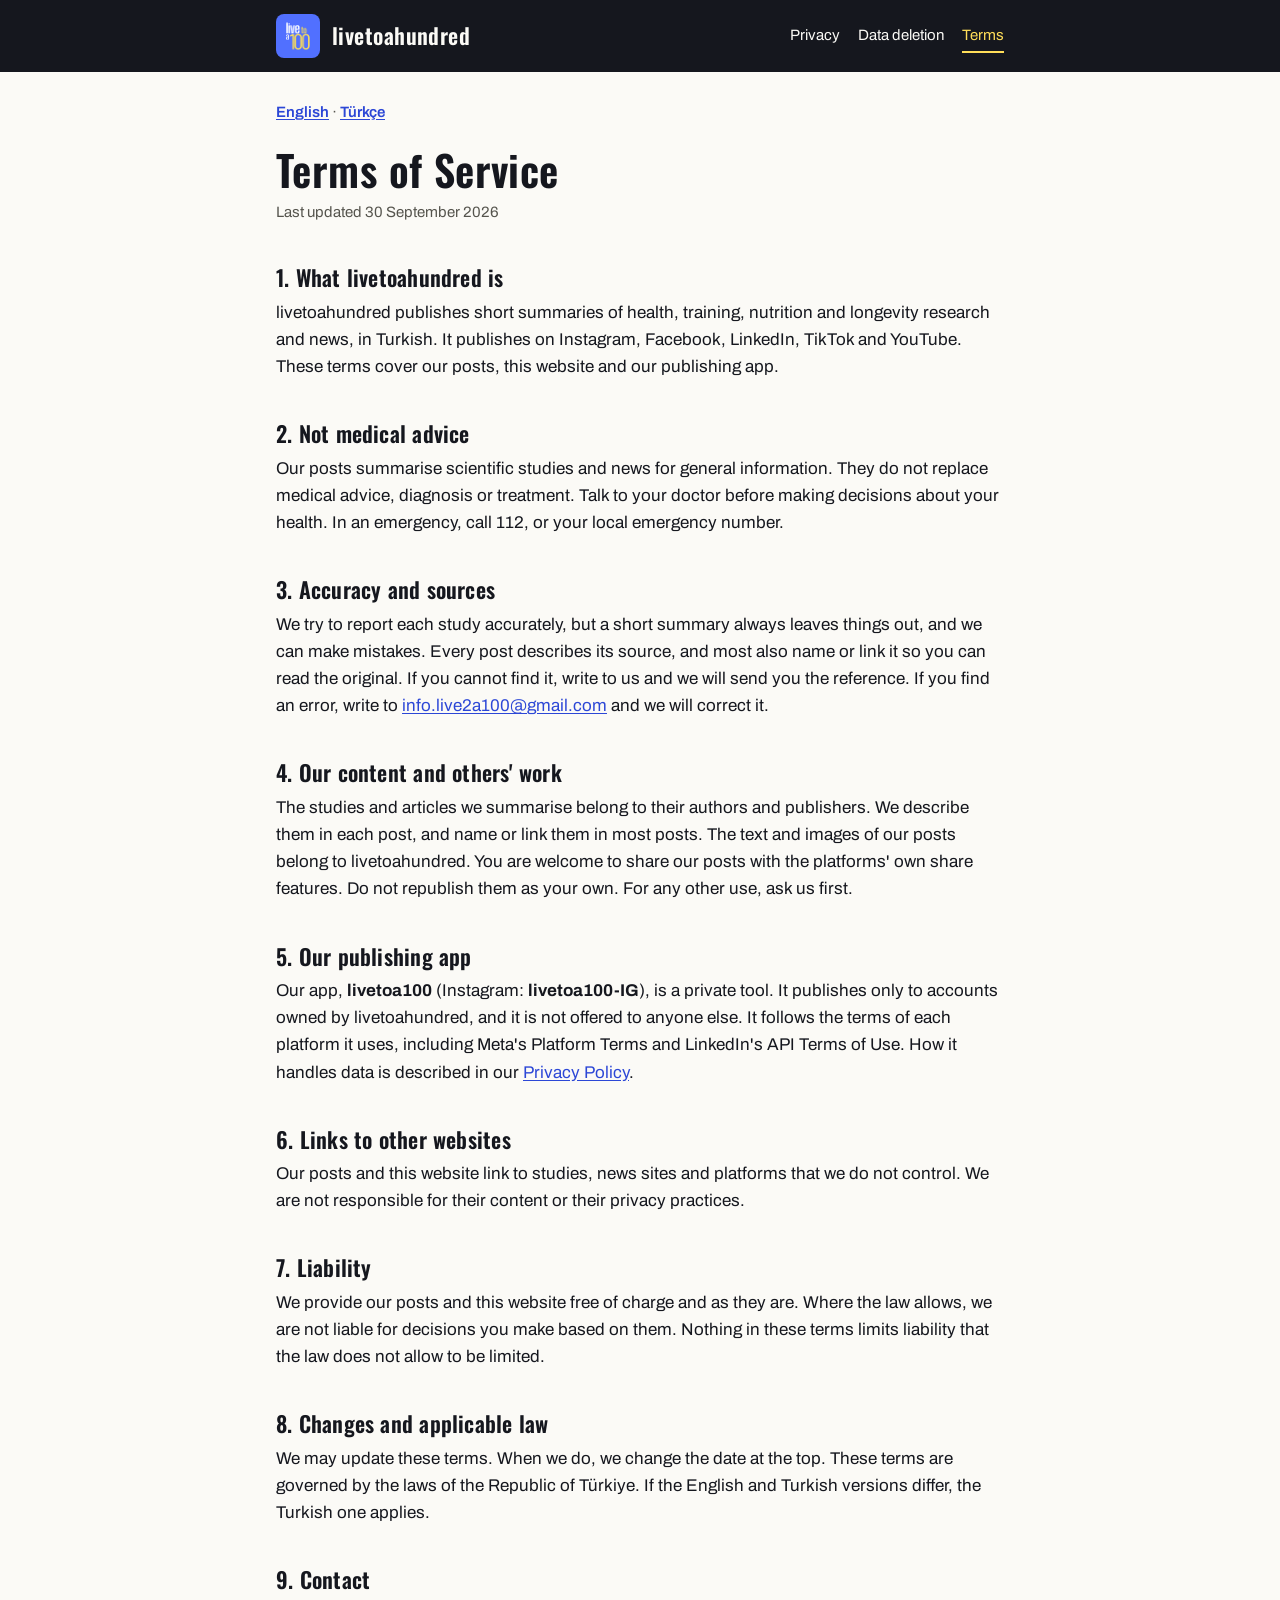
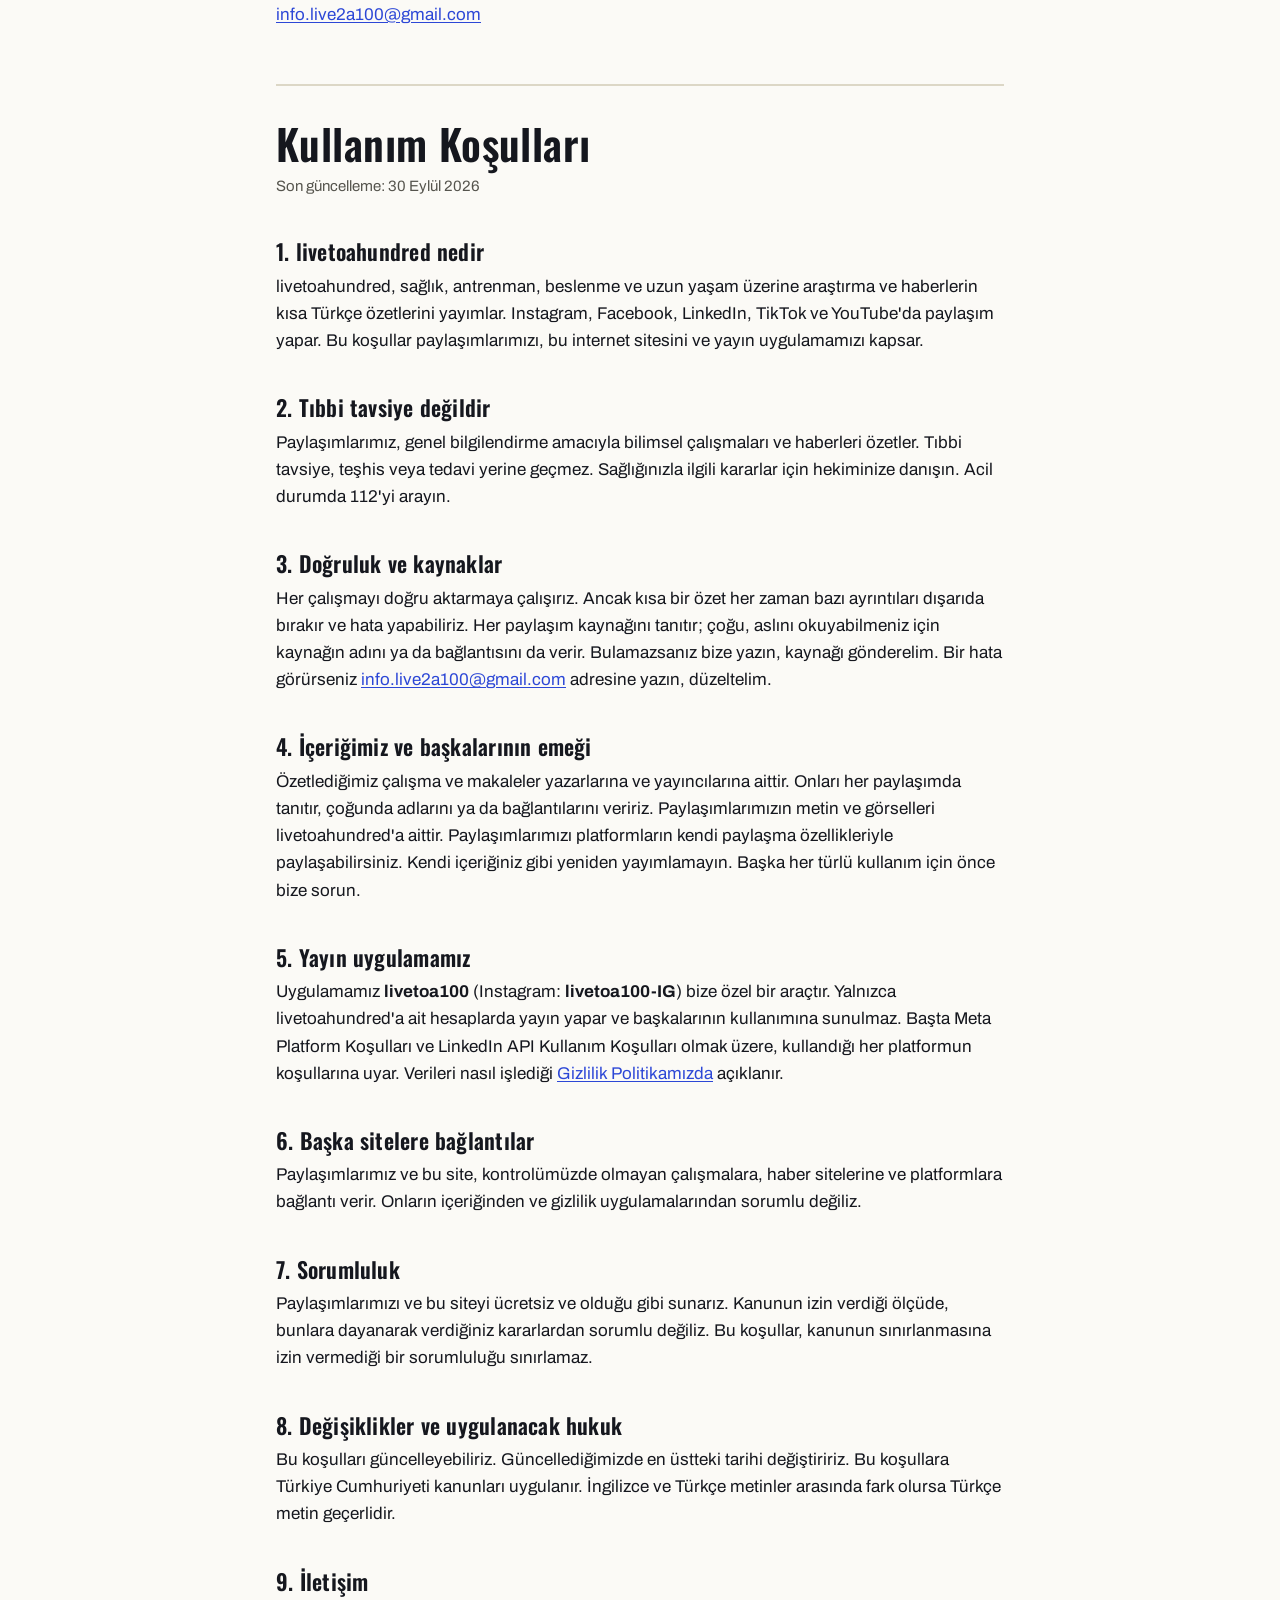
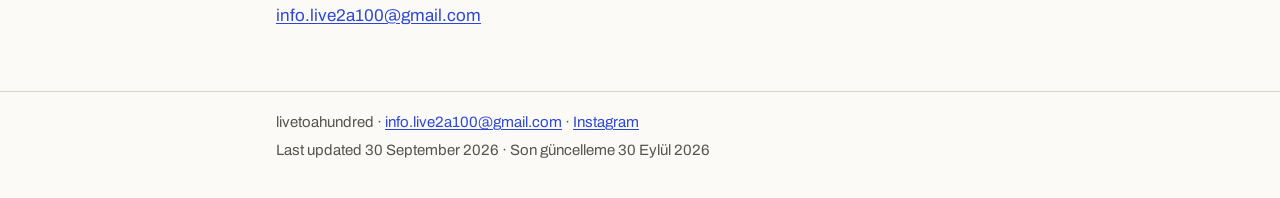
<file: terms/index.html>
<!doctype html>
<html lang="en">
<head>
<meta charset="utf-8">
<meta name="viewport" content="width=device-width, initial-scale=1">
<title>Terms of Service · livetoahundred</title>
<meta name="description" content="Terms for livetoahundred's content, website and publishing app.">
<meta name="color-scheme" content="light dark">
<link rel="icon" type="image/png" sizes="32x32" href="../assets/favicon-32.png">
<link rel="apple-touch-icon" href="../assets/apple-touch-icon.png">
<link rel="stylesheet" href="../assets/style.css">
</head>
<body>
<header class="site">
  <div class="inner">
    <a class="brand" href="../"><img src="../assets/logo-192.png" alt="" width="44" height="44"><span>livetoahundred</span></a>
    <nav aria-label="Site"><a href="../privacy/">Privacy</a> <a href="../data-deletion/">Data deletion</a> <a href="../terms/" aria-current="page">Terms</a></nav>
  </div>
</header>
<main>
<p class="lang"><a href="#en">English</a> · <a href="#tr">Türkçe</a></p>

<article id="en" lang="en">
<h1>Terms of Service</h1>
<p class="updated">Last updated 30 September 2026</p>

<h2 id="about">1. What livetoahundred is</h2>
<p>livetoahundred publishes short summaries of health, training, nutrition and longevity research and news, in Turkish. It publishes on Instagram, Facebook, LinkedIn, TikTok and YouTube. These terms cover our posts, this website and our publishing app.</p>

<h2 id="medical">2. Not medical advice</h2>
<p>Our posts summarise scientific studies and news for general information. They do not replace medical advice, diagnosis or treatment. Talk to your doctor before making decisions about your health. In an emergency, call 112, or your local emergency number.</p>

<h2 id="accuracy">3. Accuracy and sources</h2>
<p>We try to report each study accurately, but a short summary always leaves things out, and we can make mistakes. Every post describes its source, and most also name or link it so you can read the original. If you cannot find it, write to us and we will send you the reference. If you find an error, write to <a href="mailto:info.live2a100@gmail.com">info.live2a100@gmail.com</a> and we will correct it.</p>

<h2 id="content">4. Our content and others' work</h2>
<p>The studies and articles we summarise belong to their authors and publishers. We describe them in each post, and name or link them in most posts. The text and images of our posts belong to livetoahundred. You are welcome to share our posts with the platforms' own share features. Do not republish them as your own. For any other use, ask us first.</p>

<h2 id="app">5. Our publishing app</h2>
<p>Our app, <b>livetoa100</b> (Instagram: <b>livetoa100-IG</b>), is a private tool. It publishes only to accounts owned by livetoahundred, and it is not offered to anyone else. It follows the terms of each platform it uses, including Meta's Platform Terms and LinkedIn's API Terms of Use. How it handles data is described in our <a href="../privacy/">Privacy Policy</a>.</p>

<h2 id="links">6. Links to other websites</h2>
<p>Our posts and this website link to studies, news sites and platforms that we do not control. We are not responsible for their content or their privacy practices.</p>

<h2 id="liability">7. Liability</h2>
<p>We provide our posts and this website free of charge and as they are. Where the law allows, we are not liable for decisions you make based on them. Nothing in these terms limits liability that the law does not allow to be limited.</p>

<h2 id="changes">8. Changes and applicable law</h2>
<p>We may update these terms. When we do, we change the date at the top. These terms are governed by the laws of the Republic of Türkiye. If the English and Turkish versions differ, the Turkish one applies.</p>

<h2 id="contact">9. Contact</h2>
<p><a href="mailto:info.live2a100@gmail.com">info.live2a100@gmail.com</a></p>
</article>

<article id="tr" lang="tr">
<h1>Kullanım Koşulları</h1>
<p class="updated">Son güncelleme: 30 Eylül 2026</p>

<h2 id="tr-about">1. livetoahundred nedir</h2>
<p>livetoahundred, sağlık, antrenman, beslenme ve uzun yaşam üzerine araştırma ve haberlerin kısa Türkçe özetlerini yayımlar. Instagram, Facebook, LinkedIn, TikTok ve YouTube'da paylaşım yapar. Bu koşullar paylaşımlarımızı, bu internet sitesini ve yayın uygulamamızı kapsar.</p>

<h2 id="tr-medical">2. Tıbbi tavsiye değildir</h2>
<p>Paylaşımlarımız, genel bilgilendirme amacıyla bilimsel çalışmaları ve haberleri özetler. Tıbbi tavsiye, teşhis veya tedavi yerine geçmez. Sağlığınızla ilgili kararlar için hekiminize danışın. Acil durumda 112'yi arayın.</p>

<h2 id="tr-accuracy">3. Doğruluk ve kaynaklar</h2>
<p>Her çalışmayı doğru aktarmaya çalışırız. Ancak kısa bir özet her zaman bazı ayrıntıları dışarıda bırakır ve hata yapabiliriz. Her paylaşım kaynağını tanıtır; çoğu, aslını okuyabilmeniz için kaynağın adını ya da bağlantısını da verir. Bulamazsanız bize yazın, kaynağı gönderelim. Bir hata görürseniz <a href="mailto:info.live2a100@gmail.com">info.live2a100@gmail.com</a> adresine yazın, düzeltelim.</p>

<h2 id="tr-content">4. İçeriğimiz ve başkalarının emeği</h2>
<p>Özetlediğimiz çalışma ve makaleler yazarlarına ve yayıncılarına aittir. Onları her paylaşımda tanıtır, çoğunda adlarını ya da bağlantılarını veririz. Paylaşımlarımızın metin ve görselleri livetoahundred'a aittir. Paylaşımlarımızı platformların kendi paylaşma özellikleriyle paylaşabilirsiniz. Kendi içeriğiniz gibi yeniden yayımlamayın. Başka her türlü kullanım için önce bize sorun.</p>

<h2 id="tr-app">5. Yayın uygulamamız</h2>
<p>Uygulamamız <b>livetoa100</b> (Instagram: <b>livetoa100-IG</b>) bize özel bir araçtır. Yalnızca livetoahundred'a ait hesaplarda yayın yapar ve başkalarının kullanımına sunulmaz. Başta Meta Platform Koşulları ve LinkedIn API Kullanım Koşulları olmak üzere, kullandığı her platformun koşullarına uyar. Verileri nasıl işlediği <a href="../privacy/#tr">Gizlilik Politikamızda</a> açıklanır.</p>

<h2 id="tr-links">6. Başka sitelere bağlantılar</h2>
<p>Paylaşımlarımız ve bu site, kontrolümüzde olmayan çalışmalara, haber sitelerine ve platformlara bağlantı verir. Onların içeriğinden ve gizlilik uygulamalarından sorumlu değiliz.</p>

<h2 id="tr-liability">7. Sorumluluk</h2>
<p>Paylaşımlarımızı ve bu siteyi ücretsiz ve olduğu gibi sunarız. Kanunun izin verdiği ölçüde, bunlara dayanarak verdiğiniz kararlardan sorumlu değiliz. Bu koşullar, kanunun sınırlanmasına izin vermediği bir sorumluluğu sınırlamaz.</p>

<h2 id="tr-changes">8. Değişiklikler ve uygulanacak hukuk</h2>
<p>Bu koşulları güncelleyebiliriz. Güncellediğimizde en üstteki tarihi değiştiririz. Bu koşullara Türkiye Cumhuriyeti kanunları uygulanır. İngilizce ve Türkçe metinler arasında fark olursa Türkçe metin geçerlidir.</p>

<h2 id="tr-contact">9. İletişim</h2>
<p><a href="mailto:info.live2a100@gmail.com">info.live2a100@gmail.com</a></p>
</article>
</main>
<footer>
  <div class="inner">
    <p>livetoahundred · <a href="mailto:info.live2a100@gmail.com">info.live2a100@gmail.com</a> · <a href="https://www.instagram.com/livetoahundred/">Instagram</a></p>
    <p>Last updated 30 September 2026 · Son güncelleme 30 Eylül 2026</p>
  </div>
</footer>
</body>
</html>
</file>
<file: assets/style.css>
@font-face{font-family:'Archivo';src:url('fonts/Archivo.woff2') format('woff2');font-weight:100 900;font-style:normal;font-display:swap}
@font-face{font-family:'Oswald';src:url('fonts/Oswald.woff2') format('woff2');font-weight:200 700;font-style:normal;font-display:swap}

:root{
  --bg:#fbfaf6;
  --surface:#ffffff;
  --text:#15171e;
  --muted:#55544d;
  --rule:#dcd7c6;
  --link:#2c47d6;
  --band:#15171e;
  --band-text:#fbfaf6;
  --accent:#ffde59;
  --brand:#5170ff;
  --note-bg:#fff6cf;
  --note-rule:#e8c93f;
}
@media (prefers-color-scheme: dark){
  :root:not([data-theme="light"]){
    --bg:#15171e;
    --surface:#1d2029;
    --text:#ebe9e1;
    --muted:#a9a79f;
    --rule:#353842;
    --link:#a9b8ff;
    --band:#0e0f14;
    --band-text:#ebe9e1;
    --note-bg:#2a2717;
    --note-rule:#8a7626;
  }
}
:root[data-theme="dark"]{
  --bg:#15171e;
  --surface:#1d2029;
  --text:#ebe9e1;
  --muted:#a9a79f;
  --rule:#353842;
  --link:#a9b8ff;
  --band:#0e0f14;
  --band-text:#ebe9e1;
  --note-bg:#2a2717;
  --note-rule:#8a7626;
}

*{box-sizing:border-box}
html{-webkit-text-size-adjust:100%}
body{
  margin:0;
  background:var(--bg);
  color:var(--text);
  font-family:'Archivo',system-ui,-apple-system,'Segoe UI',Roboto,sans-serif;
  font-size:17px;
  line-height:1.6;
}
a{color:var(--link);text-underline-offset:2px}
a:hover{text-decoration-thickness:2px}
:focus-visible{outline:3px solid var(--accent);outline-offset:2px;border-radius:2px}

.site{background:var(--band);color:var(--band-text)}
.site .inner{
  max-width:760px;margin:0 auto;padding:14px 16px;
  display:flex;flex-wrap:wrap;align-items:center;gap:12px 24px;justify-content:space-between;
}
.brand{display:flex;align-items:center;gap:12px;color:var(--band-text);text-decoration:none}
.brand img{width:44px;height:44px;border-radius:8px;display:block}
.brand span{font-family:'Oswald',sans-serif;font-weight:600;font-size:22px;letter-spacing:.02em}
.site nav{display:flex;flex-wrap:wrap;gap:4px 18px}
.site nav a{color:var(--band-text);text-decoration:none;font-size:15px;padding:4px 0;border-bottom:2px solid transparent}
.site nav a:hover{border-bottom-color:var(--band-text)}
.site nav a[aria-current="page"]{color:var(--accent);border-bottom-color:var(--accent)}

main{max-width:760px;margin:0 auto;padding:28px 16px 48px}
.lang{margin:0 0 20px;font-size:15px;color:var(--muted)}
.lang a{font-weight:600}

h1,h2{font-family:'Oswald',sans-serif;font-weight:600;line-height:1.2;letter-spacing:.01em}
h1{font-size:clamp(30px,6vw,42px);margin:0 0 6px}
h2{font-size:22px;margin:36px 0 8px;padding-top:4px}
h3{font-size:17px;margin:22px 0 4px}
.updated{color:var(--muted);font-size:15px;margin:0 0 24px}
p,ul,ol{margin:0 0 14px}
li{margin:0 0 6px}
li::marker{color:var(--muted)}

.note{
  background:var(--note-bg);
  border-left:4px solid var(--note-rule);
  padding:14px 16px;
  margin:0 0 20px;
  border-radius:0 6px 6px 0;
}
.note p:last-child{margin-bottom:0}

.table-wrap{overflow-x:auto;margin:0 0 16px}
table{border-collapse:collapse;width:100%;font-size:15px;background:var(--surface)}
th,td{text-align:left;vertical-align:top;padding:8px 10px;border:1px solid var(--rule)}
th{font-weight:600}

article + article{margin-top:56px;padding-top:32px;border-top:2px solid var(--rule)}

.hero{display:flex;gap:20px;align-items:center;margin:0 0 20px}
.hero img{width:96px;height:96px;border-radius:14px;flex:none}
.cards{list-style:none;padding:0;display:grid;gap:12px;grid-template-columns:repeat(auto-fit,minmax(200px,1fr))}
.cards li{margin:0}
.cards a{
  display:block;height:100%;padding:14px 16px;background:var(--surface);
  border:1px solid var(--rule);border-radius:8px;text-decoration:none;color:var(--text)
}
.cards a:hover{border-color:var(--link)}
.cards strong{display:block;font-family:'Oswald',sans-serif;font-weight:600;font-size:18px;color:var(--link)}
.cards span{display:block;margin-top:4px;font-size:15px;line-height:1.45;color:var(--muted)}

footer{border-top:1px solid var(--rule)}
footer .inner{max-width:760px;margin:0 auto;padding:18px 16px 32px;font-size:15px;color:var(--muted)}
footer p{margin:0 0 4px}
code{font-size:.88em;overflow-wrap:anywhere}
</file>
